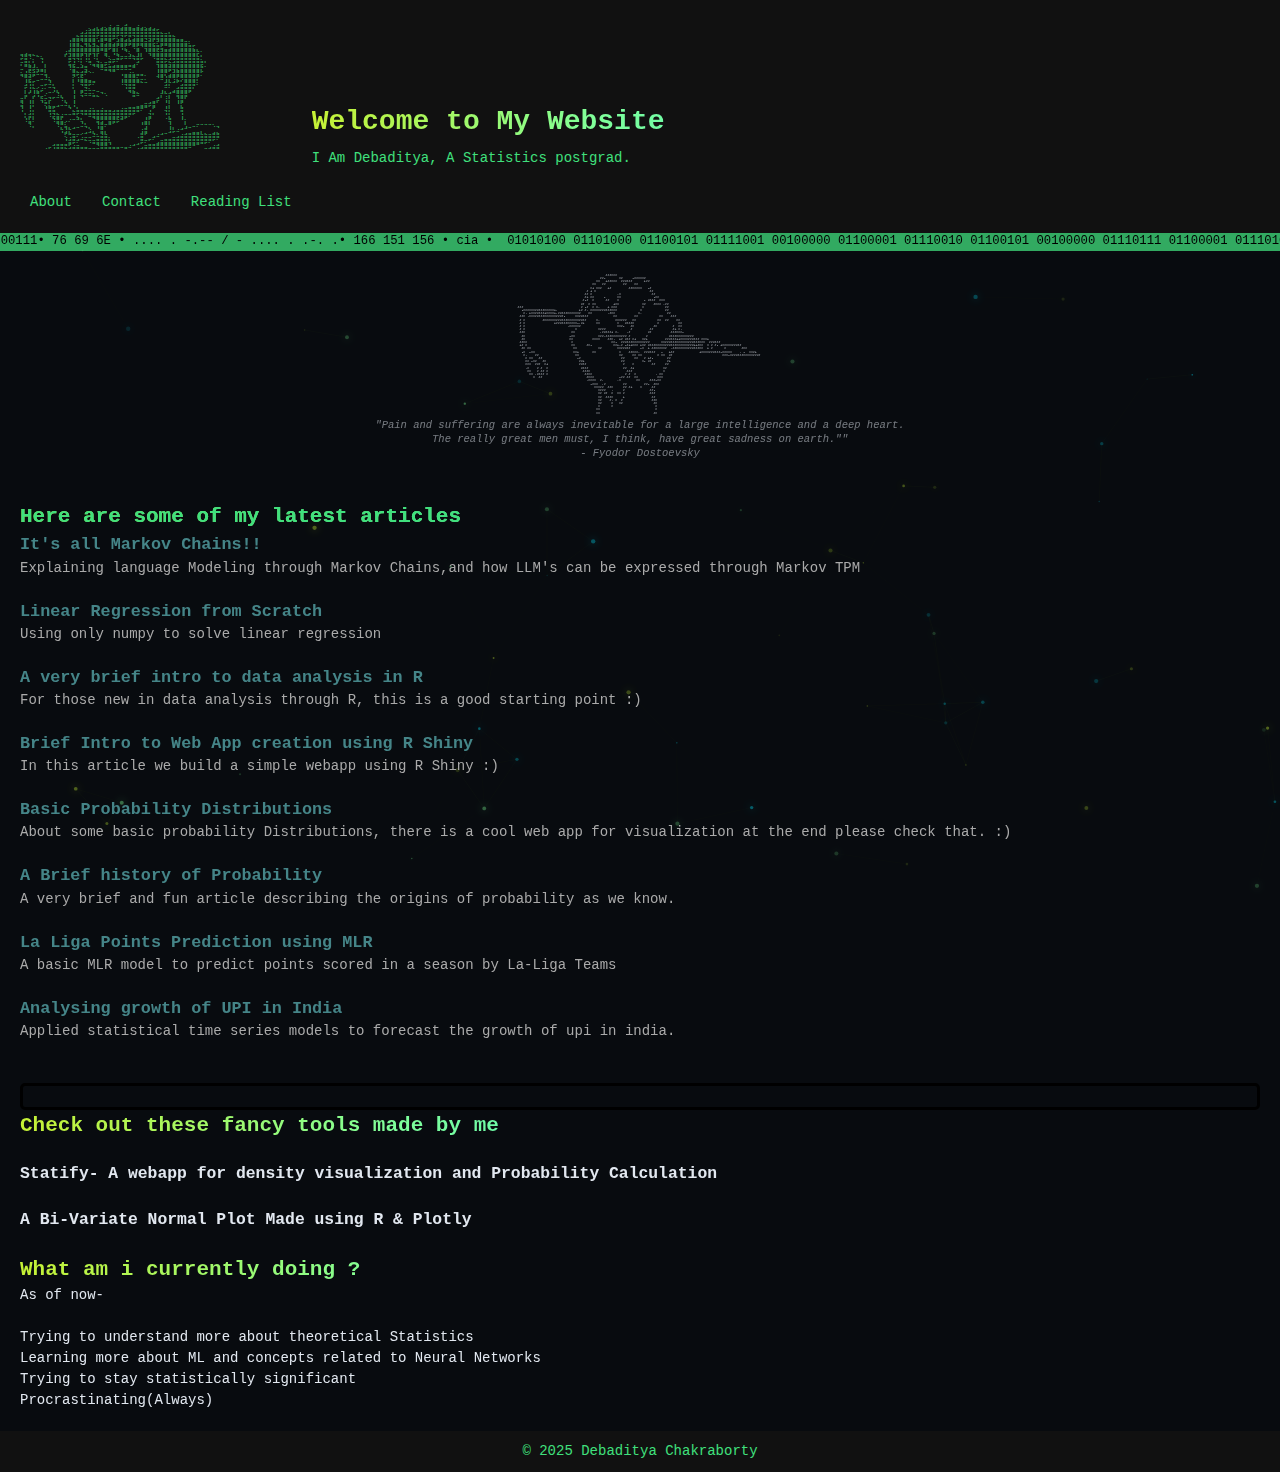
<file: index.html>
<!DOCTYPE html>
<html lang="en">
<head>
    <meta charset="UTF-8">
    <meta name="viewport" content="width=device-width, initial-scale=1.0">
    <title>Welcome</title>
	<link rel="icon" href="pngegg.png" type="image/x-icon">
    <link rel="stylesheet" href="styles.css">


	<style>
    :root{
        --bg:#080b0f; --surface:#0d1117; --card:#111820; --lime:#c6f135; --cyan:#00e5ff; --muted:#4a5568; --text:#e2e8f0; --dim:#8899aa;
    }
    body{background:var(--bg);color:var(--text);}
    /* custom cursor */
    #cursor{position:fixed;width:10px;height:10px;background:var(--lime);border-radius:50%;pointer-events:none;z-index:9999;transform:translate(-50%,-50%);transition:width 0.2s,height 0.2s;mix-blend-mode:difference}
    #cursor-ring{position:fixed;width:36px;height:36px;border:1.5px solid var(--lime);border-radius:50%;pointer-events:none;z-index:9998;transform:translate(-50%,-50%);opacity:0.5;mix-blend-mode:difference;transition:width 0.3s,height 0.3s}
    /* particle background canvas */
    #particle-canvas{position:fixed;top:0;left:0;width:100%;height:100%;z-index:0;pointer-events:none;opacity:0.6}
    /* make main content render above background */
    header, main, footer, nav, section{position:relative;z-index:2}
    /* gradient text utility */
    .gradient-text{background:linear-gradient(90deg,var(--lime),#7fff9a 30%,var(--cyan));-webkit-background-clip:text;background-clip:text;color:transparent}
    /* subtle reveal */
    .reveal{opacity:0;transform:translateY(18px);transition:opacity 0.7s ease,transform 0.7s ease}
    .reveal.visible{opacity:1;transform:none}
    </style>

	<script defer src="scripts.js"></script>
</head>
<body>

<div id="cursor"></div>
<div id="cursor-ring"></div>
<canvas id="particle-canvas"></canvas>

    <header>
	<div class="ascii-art">
            <!-- ASCII art goes here -->
            <pre><pre class="mono" style="font-size: 5.2px; line-height: 5.2px; letter-spacing: unset;">⠀<br>⠀⠀⠀⠀⠀⠀⠀⠀⠀⠀⠀⠀⠀⠀⠀⠀⠀⡀⢀⡄⣠⢄⣴⣠⣶⣠⣾⣤⣀⣴⣠⢄⣠⢀⠀⠀⠀⠀⠀⠀⠀⠀⠀⠀⠀⠀⠀⠀⠀
⠀⠀⠀⠀⠀⠀⠀⠀⠀⠀⠀⠀⠀⠀⠀⣠⣰⣾⣿⣿⣿⣿⣿⣿⣿⣿⣿⣿⣿⣿⣿⣿⣿⣿⣯⣄⣀⡄⠀⠀⠀⠀⠀⠀⠀⠀⠀⠀⠀⠀
⠀⠀⠀⠀⠀⠀⠀⠀⠀⠀⠀⠀⠀⣤⣷⣿⣿⣿⣿⠏⣿⣿⣿⡿⢏⣽⢋⡟⣹⣿⣿⢿⢿⣿⣿⣿⣿⣿⣷⣀⣀⠀⠀⠀⠀⠀⠀⠀⠀⠀
⠀⠀⠀⠀⠀⠀⠀⠀⠀⠀⠀⠀⢸⣿⣿⠙⣿⡟⣿⠘⣿⣩⣿⣠⣾⣿⣿⣿⣿⣿⣿⣶⣿⡧⠞⣿⣿⣿⣿⣿⣿⣶⠆⠀⠀⠀⠀⠀⠀⠀
⠀⠀⠀⠀⠀⠀⠀⠀⠀⠀⠀⠀⢸⣿⣿⣷⣼⣿⣾⣷⣿⣿⡿⣿⡏⢻⣏⠁⠻⣯⠙⢿⣿⣿⣿⣯⣉⣻⣿⣿⣿⣿⣿⣏⡀⠀⠀⠀⠀⠀
⣀⣠⣀⡀⠀⠀⠀⠀⠀⠀⠀⣰⢿⣿⣿⣿⢿⣿⢿⡿⠉⣿⠀⢻⣇⠀⠙⢆⠀⢻⡄⠘⢿⣿⣷⣾⣿⣿⣿⣿⣿⣿⣿⣿⡷⠂⠀⠀⠀⠀
⡽⣿⠹⡉⠓⢦⠀⠀⠀⠀⠀⠃⣾⢿⢿⡏⢸⡇⠸⡇⠀⠙⢆⣀⣽⡶⠶⠾⢷⣾⡧⠀⠈⠻⣿⣿⣟⣻⣿⣿⣿⣿⣿⣿⣷⡃⠀⠀⠀⠀
⡖⣿⣇⢣⠀⠘⡄⠀⠀⠀⠀⠀⣯⡼⠈⢇⠈⠻⣤⣽⣦⡶⠟⢋⣁⣀⣀⣀⣠⠞⠀⠀⠀⠀⢿⣿⣯⢷⣾⣿⣿⣿⣿⣿⣿⡿⠃⠀⠀⠀
⠤⠉⣿⡾⢦⣤⡇⠀⠀⠀⠀⠀⠸⣿⠒⠚⢿⠀⠈⠙⠿⣶⣿⣿⠿⠿⠿⠭⠛⠀⠀⠀⠀⠀⢸⣿⣿⣿⢿⣟⣿⣿⣿⣿⣿⡟⠁⠀⠀⠀
⣦⣼⢷⣾⠯⠭⣧⠀⠀⠀⠀⠀⠀⣿⡷⣾⠟⠑⠂⠀⠀⠀⠈⠉⠀⢠⣤⣴⣦⣤⣤⡀⠀⠀⢸⣿⡟⣡⣾⣿⣿⣿⣿⣿⣿⡋⠀⠀⠀⠀
⠈⢻⡿⠁⣀⠤⠼⣆⠀⠀⠀⠀⠀⡎⢰⣷⣤⣀⠀⠀⠀⠀⠀⠀⠀⢠⣿⣿⣿⣦⠤⠄⠀⠀⠙⠿⢸⡟⠻⣏⡻⣿⣿⣿⡏⠀⠀⠀⠀⠀
⠀⣸⢻⡏⠀⣀⡤⠼⡄⠀⠀⠀⠀⡇⠈⢿⣿⡿⠟⠀⠀⠀⠀⠀⠀⠸⢿⣿⣿⠛⠓⠒⠀⠀⠀⠀⣺⡗⠚⠋⣡⣿⣿⣿⠆⠀⠀⠀⠀⠀
⠀⡏⢸⢳⣎⡴⠂⠉⢹⡄⠀⠀⠀⢣⠀⣤⠽⠦⠤⣀⠀⠀⠀⠀⠀⠀⠘⣿⣟⠀⠀⠀⠀⠀⠀⢠⡉⠁⣠⣾⣿⣿⣿⠃⠀⠀⠀⠀⠀⠀
⠀⣧⠋⣸⢻⣀⠔⠉⠁⠹⡄⠀⠀⢸⠀⢯⠶⠶⣦⣄⠙⠢⠀⠀⠀⠀⠀⠈⣿⠷⠀⠀⠀⠀⠀⡞⢓⡞⠉⣿⣿⣿⠁⠀⠀⠀⠀⠀⠀⠀
⣶⠃⢠⡇⠀⢷⠖⡽⠋⠉⠹⡄⠀⢸⠀⠀⠀⠀⠀⠀⠀⠀⠀⠀⠀⠀⠀⠀⠀⠀⠀⠀⠀⣀⡾⠁⢰⡇⠀⢸⣿⠃⠀⠀⠀⠀⠀⠀⠀⠀
⣽⠀⢸⡇⠀⠈⢟⣇⣀⣠⠤⠽⡄⢸⠀⠀⠀⠀⠀⠀⠀⠀⠀⠀⠀⠀⠀⠀⠀⣀⣤⣶⡾⣿⠁⠀⢈⡇⠀⠘⡏⠀⠀⠀⠀⠀⠀⠀⠀⠀
⢸⠀⢸⡄⠀⠀⠘⣿⣯⠀⠀⠀⠙⣄⣧⣤⣤⣴⣦⣤⣴⣤⣤⣠⣤⣴⣶⣿⣿⣿⠟⠉⢠⠋⠀⠀⢼⡇⠀⠀⣿⠀⠀⠀⠀⠀⠀⠀⠀⠀
⠀⡇⣾⡇⠀⠀⠀⠸⡽⣷⣴⠒⠒⠛⣏⠙⠛⠿⣿⣿⣿⣿⣿⣿⣿⢿⣿⠟⠋⠀⠀⢀⣽⠃⠀⠀⠘⡇⠀⠀⢸⠀⠀⠀⠀⠀⠀⠀⠀⠀
⠀⠸⣧⠇⠀⠀⠀⠀⠹⣿⣧⡠⠔⠒⠚⢧⠀⠀⠈⣿⣻⠛⣿⣿⡷⠛⠁⠀⠀⠀⢀⣼⡏⠀⠀⠀⠈⢿⠀⠀⠘⡆⠀⠀⠀⠀⠀⠀⠀⠀
⠀⠀⠹⡄⠀⠀⠀⠀⠀⠹⡛⣦⡀⢀⣀⠬⢧⡀⠀⢸⣿⠖⠛⠁⠀⠀⠀⠀⠀⠀⠘⢻⠃⠀⠀⠀⠀⢸⡀⠀⠀⢣⣀⠤⠖⠒⠒⠒⠢⢤
⠀⠀⠀⠀⠀⠀⠀⠀⠀⠀⢳⣸⡗⠉⠀⠀⢀⣱⡄⠈⣿⡄⠀⠀⠀⠀⠀⠀⠀⠀⢰⣿⠀⠀⠀⠀⠀⣸⡧⠴⠚⠉⠀⣀⣀⡄⠀⠀⢀⡀
⠀⠀⠀⠀⠀⠀⠀⠀⠀⠀⠀⢏⢛⣶⠖⢊⣉⣀⠽⠦⣽⣷⡀⠀⠀⠀⠀⠀⠀⢀⣿⠋⠀⣠⠴⠚⠉⠀⣀⣠⣴⣾⣿⣿⣿⣷⣷⣶⣿⣿
⠀⠀⠀⠀⠀⠀⠀⠀⠀⠀⠀⠘⣾⡿⠞⠉⠓⠲⣶⣿⣿⣿⢧⠀⠀⠀⠀⠀⠀⢀⡿⠖⠋⠁⣠⣶⣿⣿⣿⣿⣿⣿⣿⣿⣿⣿⡿⠟⠋⠁
⠀⠀⠀⠀⠀⠀⢀⡤⢺⣿⣿⣟⣫⣴⣶⣤⣤⣀⣀⣙⣿⣿⣬⣤⣤⠤⣤⠴⠚⢉⣠⣶⣿⣿⣿⣿⣿⣿⣿⣿⣿⣿⠿⠛⠉⠀⣀⣠⣴⣾</pre>
            </pre>
            <!-- End of ASCII art -->
			
        <nav>
            <ul>
                <li><a href="about.html">About</a></li>
                <li><a href="contact.html">Contact</a></li>
				<li><a href="reading.html">Reading List</a></li>
            </ul>
        </nav>
        </div>
        <div class="header-content">
		<br><br>
        <h1>Welcome to My Website</h1>
		<p>  I Am Debaditya, A Statistics postgrad.</p>
    </header>
	<div class="max-w-full text-sm bg-[#40e07d]/75 text-black">
				<div class="min-w-0 max-w-full">
				<div class="marquee" style="position:relative;width:100%;overflow:hidden;--marquee-play:running">
				<div class="marquee__items" style="display: inline-block; white-space: nowrap; transform: translate3d(-1080px, 0px, 0px); animation-name: marqueeScroll; animation-duration: 64.5s; animation-timing-function: linear; animation-iteration-count: infinite; animation-play-state: var(--marquee-play);">
				<div class="marquee__item" style="position:relative;display:inline-block;margin-right:1rem">01010100 01101000 01100101 01111001 00100000 01100001 01110010 01100101 00100000 01110111 01100001 01110100 01100011 01101000 01101001 01101110 01100111• 76 69 6E • .... . -.-- / - .... . .-. .• 166 151 156 • cia • 
				</div><div class="marquee__item" style="position: relative; display: inline-block; margin-right: 1rem;">01010100 01101000 01100101 01111001 00100000 01100001 01110010 01100101 00100000 01110111 01100001 01110100 01100011 01101000 01101001 01101110 01100111• 76 69 6E • .... . -.-- / - .... . .-. .• 166 151 156 • lol • </div>
				<div class="marquee__item" style="position: relative; display: inline-block; margin-right: 1rem;">01110110 01101001 01101110 • 76 69 6E • .... . -.-- / - .... . .-. .• 166 151 156 • he he he • </div>
				<div class="marquee__item" style="position: relative; display: inline-block; margin-right: 1rem;">01110110 01101001 01101110 • 76 69 6E • .... . -.-- / - .... . .-. .• 166 151 156 • Umm idk • </div>
				</div></div></div></div>
	<main>
        <p>  <pre class="mono" style="font-size: 3.2px; line-height: 3.2px; letter-spacing: unset;"> <center>                                              ######                                                                            
                                           ##-       ##     -######                                                             
                                         ##   +#####  ######      +##                                                           
                                       ##   ##         ##    ##                                                                 
                                      #+ ###   +#         #######   -#                                                          
                                    # + #                            ##                                                         
                                   ## #             .#                ##                                                        
                                   #+ ##     -      ##                 -##                                                      
                                  #-#  #      ##    #             - ####  ###                                                   
                                 ##  # ##         +##            ##    #### .##                                                 
###                              # -#  # #.    + ###             #           ##                                                 
  -################+.           +# #. ##############            #            ##                                                 
   #. +#######+####+.############    ##        .###            #.             ##                                                
 ### .##################-     #######             ##         ##           ##    ###                                             
 # #         #######################     #.        ######   ##           ##  ##    ##                                           
 # #               +###########-.#+      ##         #   #####            #          ##                                          
 # #                      .######                   ###-   ##          ##        #  ##                                          
 # #                          #           ####             #         ##          #+ #.                                          
 ###                        ##             .#####+ #.    .#         ##          ######-                                         
  ##                       -##            ###.########### #        #           #############                                    
  ##                       ##          ####    ###.  +# ### #+   ##+         ######++########## ###+                            
 ####                       #                    ##-  ###############      #######################  ######                      
 +# #                       ##      ##-           ##+.# -#++### +## ########################++###  # # #- +##########           
  ## ##                      ##           ##        #######     -#  + ########  .################  + #      #        ###        
  -#  -##                    ##+       ##            #    #####.  ######   -   +##             +##########-#####    . -  ###+   
   #.    ##                   ##                     ##     ## ##        # ##  ##                          ###-################ 
    # ##   ##                  -#                     ##     ##   # +#-       ##                                                
    ## -##   ##                 ##+                   ##         #- ##        #+                                                
    ###  ###  #+                ####                   #    #         ##     ##                                                 
    .#    # #  #                 ####                  ##  #+               ##                                                  
     ##   # ## #                  ####                   ###                #                                                   
      ## .#### #                   ####                 # #  #          . ##                                                    
        #  ##                       ####             -## ##  ##          ###                                                    
                                    .####  #.       .#        ##     ###-##                                                     
                                      -###  .#         ##         ##-  ###                                                      
                                        #####  ###     ## #+    #     ##                                                        
                                          ####   .     #             ##-                                                        
                                          ## ##  #  ## #             ###                                                        
                                          ##  ####     +              ##                                                        
                                          ##    #. #  #               ###                                                       
                                          ##     #   ##                ##                                                       
                                          #      #                      #                                                       
                                         ##                             #                                                       
                                         ##                            ##                                                       
										 </pre> </center> </p>
										 
		<center>
		<p class="opacity-50 italic text-xs">"<!-- -->Pain and suffering are always inevitable for a large intelligence and a deep heart.<br> 
		The really great men must, I think, have great sadness on earth."<!-- -->" <br> - Fyodor Dostoevsky </center></div><br>
	<section id="latest-articles">
            <h2>Here are some of my latest articles</h2>
            <div class="article">
			<h3><a href="LLM_Markov.html"><span class='my-class'>It's all Markov Chains!!</a></h3></span>
			<p>Explaining language Modeling through Markov Chains,and how LLM's can be expressed through Markov TPM</p>
            </div>
            <div class="article">
			<h3><a href="Lreg_SC.html"><span class='my-class'>Linear Regression from Scratch</a></h3></span>
			<p>Using only numpy to solve linear regression</p>
            </div>
			<div class="article">
			<h3><a href="R_Datasets.html" color=#aaa ><span class='my-class'>A very brief intro to data analysis in R</a></h3></span>
			<p>For those new in data analysis through R, this is a good starting point :) </p>
            </div>
			<div class="article">
			<h3><a href="RShiny_Lect.html" color=#aaa ><span class='my-class'>Brief Intro to Web App creation using R Shiny</a></h3></span>
			<p>In this article we build a simple webapp using R Shiny :) </p>
            </div>			
			<div class="article">
			<h3><a href="Prob_dist.html" color=#aaa ><span class='my-class'>Basic Probability Distributions</a></h3></span>
			<p>About some basic probability Distributions, there is a cool web app for visualization at the end please check that. :) </p>
            </div>
			<div class="article">
			<h3><a href="Prob_time.html" color=#aaa ><span class='my-class'>A Brief history of Probability</a></h3></span>
			<p>A very brief  and fun article describing the origins of probability as we know. </p>
            </div>
			<div class="article">
			<h3><a href="La_Liga_Pred.html"><span class='my-class'>La Liga Points Prediction using MLR</a></h3></span>
			<p>A basic MLR model to predict points scored in a season by La-Liga Teams</p>
            </div>
			 <div class="article">
			<h3><a href="Upi_Growth.html"><span class='my-class'>Analysing growth of UPI in India</a></h3></span>
			<p>Applied statistical time series models to forecast the growth of upi in india.</p>
            </div>
			<br>
        </section>
	<div id="scroll-container">
	<div id="scroll-text">
	<p><b>No More articles</b></p>
	</div>
	</div>
		<section id ="Tools">
		<h2>Check out these fancy tools made by me</h2>
			<br>
			<h3><a href="https://piesquared.shinyapps.io/Statify/"><span class='my-class'>Statify- A webapp for density visualization and Probability Calculation</a></h3></span>
			<br>
			<h3><a href="BVN_PLOTLY.html"><span class='my-class'>A Bi-Variate Normal Plot Made using R & Plotly</a></h3></span>
			<br>

		</section>
	<section id="current-work">
            <h2> What am i currently doing ? </h2>
			<p>As of now-</p><br>
	<ul>
	<li>Trying to understand more about theoretical Statistics</li>
	<li>Learning more about ML and concepts related to Neural Networks</li>
	<li>Trying to stay statistically significant</li>
	<li>Procrastinating(Always)</li>
	</ul>
		
		</section>
    </main>
    <footer>
        <p>&copy; 2025 Debaditya Chakraborty</p>
    </footer>
        <script src="scripts.js" defer></script>

        <script>
        (function(){
            /* CUSTOM CURSOR */
            const cur=document.getElementById('cursor'), ring=document.getElementById('cursor-ring');
            let mx=-100,my=-100,rx=-100,ry=-100;
            document.addEventListener('mousemove',e=>{mx=e.clientX; my=e.clientY;});
            (function loop(){ cur.style.left=mx+'px'; cur.style.top=my+'px'; rx+=(mx-rx)*0.12; ry+=(my-ry)*0.12; ring.style.left=rx+'px'; ring.style.top=ry+'px'; requestAnimationFrame(loop);})();
            document.querySelectorAll('a,button').forEach(el=>{ el.addEventListener('mouseenter',()=>{cur.style.width='16px';cur.style.height='16px';ring.style.width='56px';ring.style.height='56px';}); el.addEventListener('mouseleave',()=>{cur.style.width='10px';cur.style.height='10px';ring.style.width='36px';ring.style.height='36px';}); });

            /* PARTICLES BACKGROUND */
            (function(){
                const c=document.getElementById('particle-canvas'); if(!c) return; const ctx=c.getContext('2d');
                let W=window.innerWidth,H=window.innerHeight; c.width=W; c.height=H;
                const N=80; const particles=[];
                function resize(){W=window.innerWidth;H=window.innerHeight;c.width=W;c.height=H}
                window.addEventListener('resize',resize);
                for(let i=0;i<N;i++) particles.push({x:Math.random()*W,y:Math.random()*H,vx:(Math.random()-0.5)*0.6,vy:(Math.random()-0.5)*0.6,r:Math.random()*1.6+0.6,alpha:Math.random()*0.5+0.15,col:Math.random()>0.6?'#c6f135':Math.random()>0.5?'#00e5ff':'#7fff9a'});
                (function draw(){ ctx.clearRect(0,0,W,H); for(let i=0;i<N;i++){ for(let j=i+1;j<N;j++){ const dx=particles[i].x-particles[j].x, dy=particles[i].y-particles[j].y; const d=Math.hypot(dx,dy); if(d<140){ ctx.beginPath(); ctx.moveTo(particles[i].x,particles[i].y); ctx.lineTo(particles[j].x,particles[j].y); ctx.strokeStyle=`rgba(198,241,53,${0.08*(1-d/140)})`; ctx.lineWidth=0.6; ctx.stroke(); } } }
                    particles.forEach(p=>{ ctx.beginPath(); ctx.arc(p.x,p.y,p.r,0,Math.PI*2); ctx.fillStyle=p.col; ctx.globalAlpha=p.alpha; ctx.shadowBlur=8; ctx.shadowColor=p.col; ctx.fill(); ctx.shadowBlur=0; ctx.globalAlpha=1; p.x+=p.vx; p.y+=p.vy; if(p.x<0)p.x=W; if(p.x>W)p.x=0; if(p.y<0)p.y=H; if(p.y>H)p.y=0; }); requestAnimationFrame(draw); })();
            })();

            /* APPLY GRADIENT TO HEADINGS (non-destructive) */
            document.addEventListener('DOMContentLoaded',()=>{ document.querySelectorAll('h1,h2').forEach(h=>h.classList.add('gradient-text')); });

            /* SIMPLE REVEAL FOR ELEMENTS WITH .reveal */
            const obs=new IntersectionObserver(entries=>{ entries.forEach(en=>{ if(en.isIntersecting){ en.target.classList.add('visible'); } }); },{threshold:0.12});
            document.querySelectorAll('.reveal').forEach(el=>obs.observe(el));
        })();
        </script>
</body>
</file>
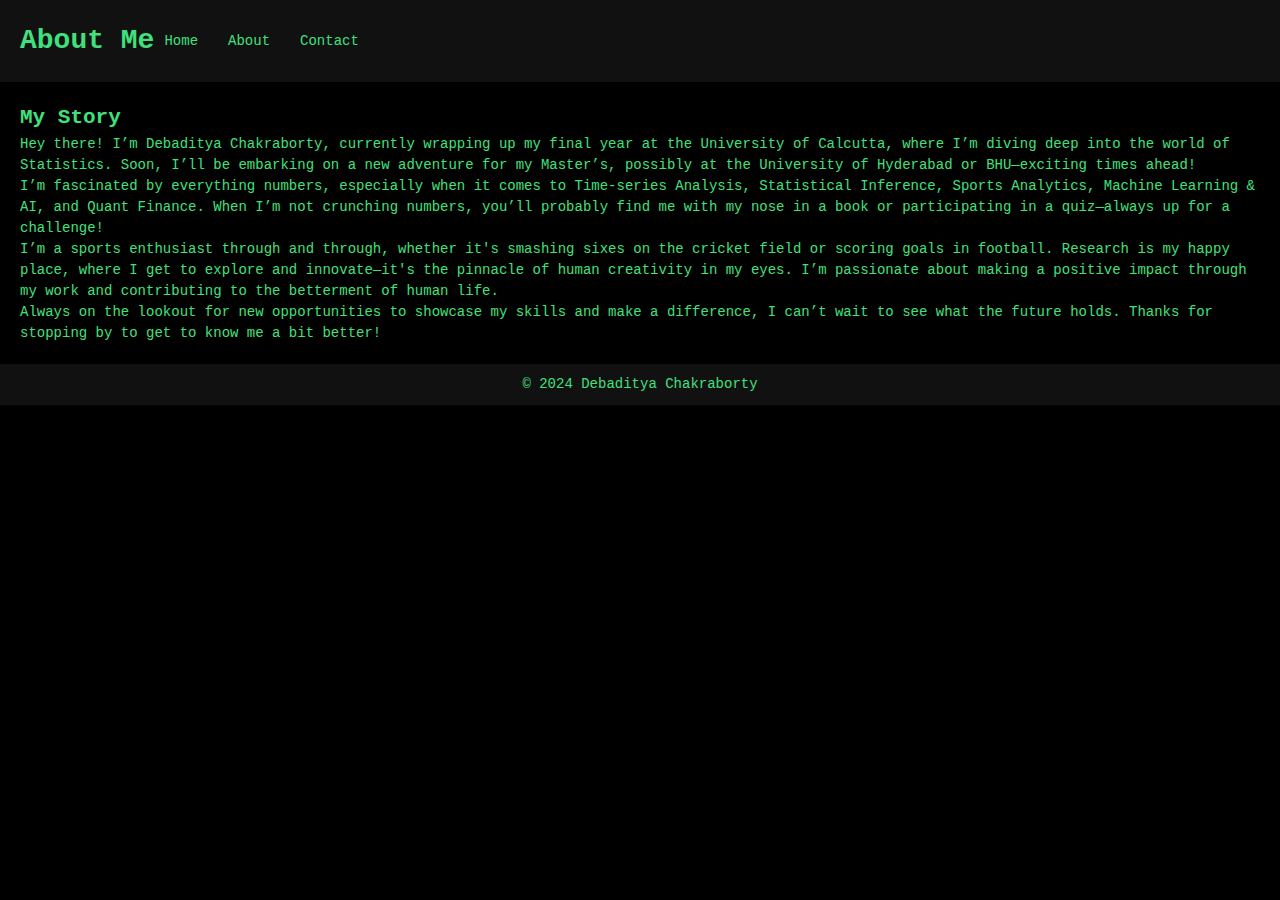
<file: about.html>
<!DOCTYPE html>
<html lang="en">
<head>
    <meta charset="UTF-8">
    <meta name="viewport" content="width=device-width, initial-scale=1.0">
    <title>About Me</title>
    <link rel="stylesheet" href="styles.css">
</head>
<body>
    <header>
        <h1>About Me</h1>
        <nav>
            <ul>
                <li><a href="index.html">Home</a></li>
                <li><a href="about.html">About</a></li>
                <li><a href="contact.html">Contact</a></li>
            </ul>
        </nav>
    </header>
    <main>
        <h2>My Story</h2>
		<p>Hey there! I’m Debaditya Chakraborty, currently wrapping up my final year at the University of Calcutta, where I’m diving deep into the world of Statistics. Soon, I’ll be embarking on a new adventure for my Master’s, possibly at the University of Hyderabad or BHU—exciting times ahead!</p>
        <p>I’m fascinated by everything numbers, especially when it comes to Time-series Analysis, Statistical Inference, Sports Analytics, Machine Learning & AI, and Quant Finance. When I’m not crunching numbers, you’ll probably find me with my nose in a book or participating in a quiz—always up for a challenge!</p>
        <p>I’m a sports enthusiast through and through, whether it's smashing sixes on the cricket field or scoring goals in football. Research is my happy place, where I get to explore and innovate—it's the pinnacle of human creativity in my eyes. I’m passionate about making a positive impact through my work and contributing to the betterment of human life.</p>
        <p>Always on the lookout for new opportunities to showcase my skills and make a difference, I can’t wait to see what the future holds. Thanks for stopping by to get to know me a bit better!</p>
		
		</p>
    </main>
    <footer>
        <p>&copy; 2024 Debaditya Chakraborty</p>
    </footer>
</body>
</html>
</file>
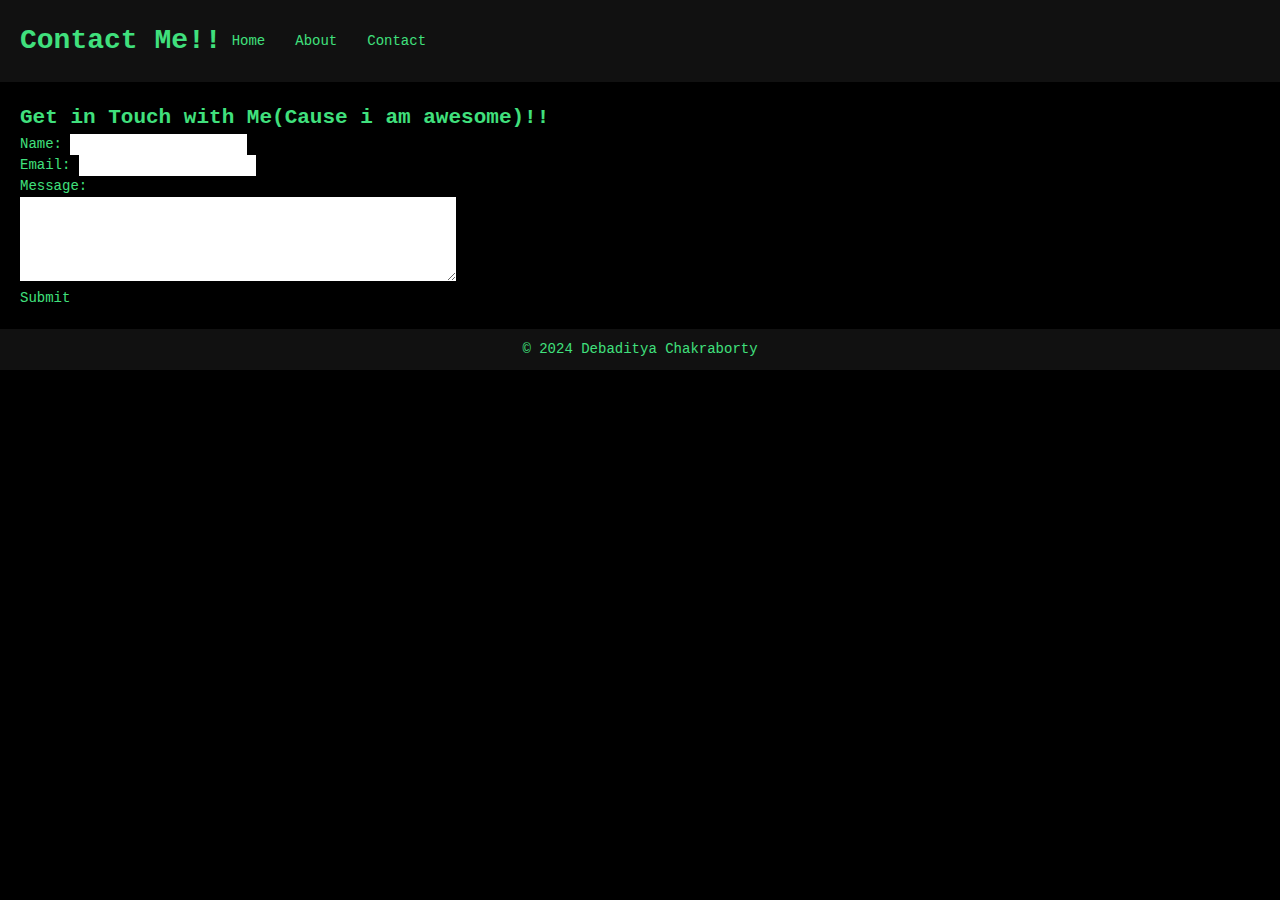
<file: contact.html>
<!DOCTYPE html>
<html lang="en">
<head>
    <meta charset="UTF-8">
    <meta name="viewport" content="width=device-width, initial-scale=1.0">
    <title>Contact Us</title>
    <link rel="stylesheet" href="styles.css">
</head>
<body>
    <header>
        <h1>Contact Me!!</h1>
        <nav>
            <ul>
                <li><a href="index.html">Home</a></li>
                <li><a href="about.html">About</a></li>
                <li><a href="contact.html">Contact</a></li>
            </ul>
        </nav>
    </header>
    <main>
        <h2>Get in Touch with Me(Cause i am awesome)!!</h2>
        <form>
            <label for="Debaditya Chakraborty">Name:</label>
            <input type="text" id="name" name="name" required><br>
            <label for="email">Email:</label>
            <input type="email" id="email" name="email" required><br>
            <label for="message">Message:</label><br>
            <textarea id="message" name="message" rows="4" cols="50" required></textarea><br>
            <input type="submit" value="Submit">
        </form>
    </main>
    <footer>
        <p>&copy; 2024 Debaditya Chakraborty</p>
    </footer>
</body>
</html>
</file>
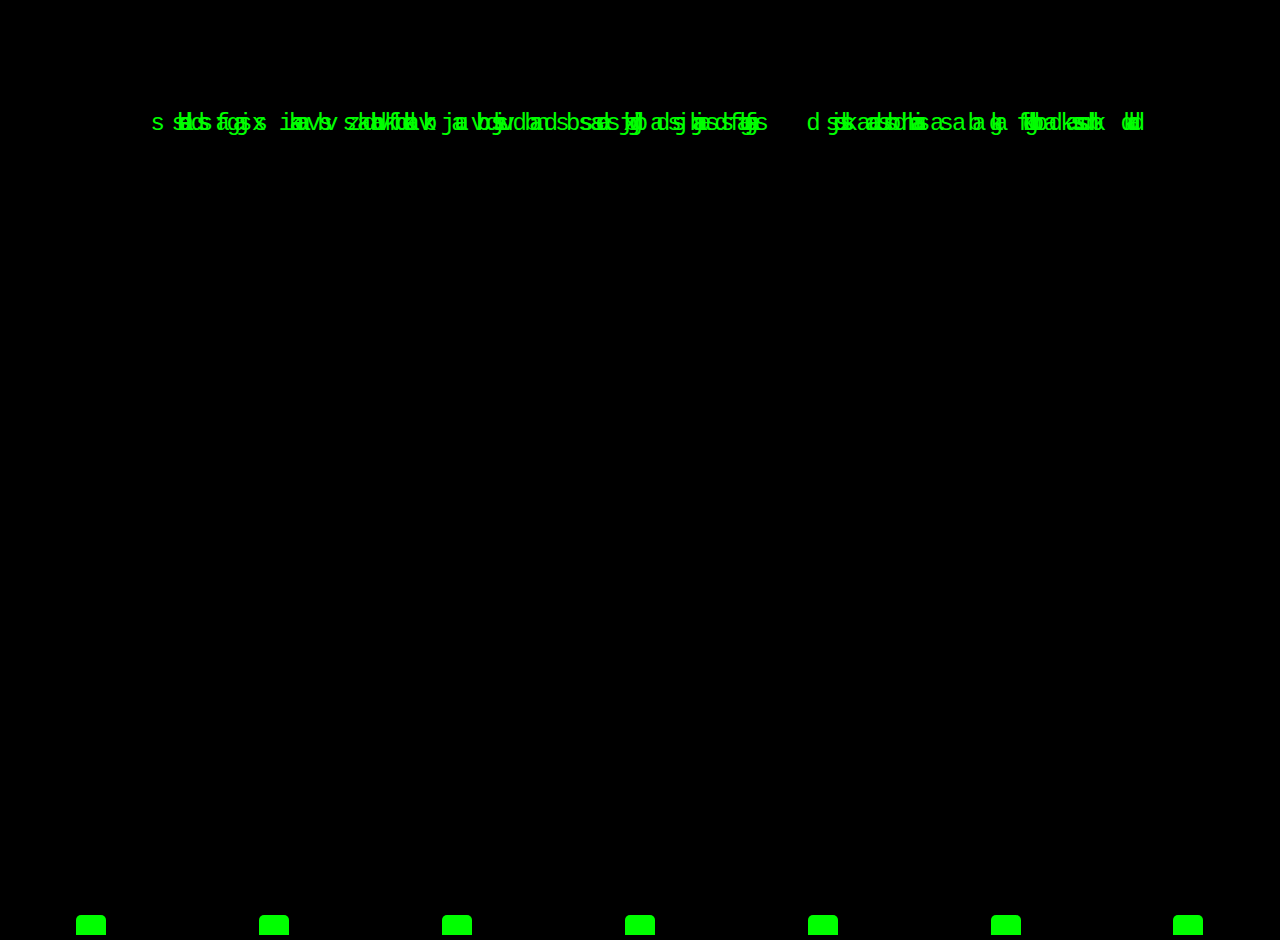
<file: Doc.html>
<!DOCTYPE html>
<html lang="en">
<head>
    <meta charset="UTF-8">
    <meta name="viewport" content="width=device-width, initial-scale=1.0">
    <title>Galton Board Effect</title>
    <style>
        body {
            font-family: 'Courier New', Courier, monospace;
            background-color: #000;
            color: #0f0;
            margin: 0;
            padding: 20px;
            overflow: hidden;
            height: 100vh;
            display: flex;
            justify-content: center;
            align-items: flex-start;
            position: relative;
        }

        .container {
            width: 80%;
            text-align: center;
            position: relative;
            margin: 0 auto;
            top: 10%;
        }

        .falling-char {
            position: absolute;
            font-size: 24px;
            animation: fall 2s ease-in forwards;
        }

        @keyframes fall {
            0% {
                transform: translateY(0);
                opacity: 0;
            }
            20% {
                opacity: 1;
            }
            100% {
                transform: translateY(calc(100vh - 60px));
                opacity: 1;
            }
        }

        .normal-distribution {
            display: flex;
            justify-content: space-around;
            position: absolute;
            bottom: 0;
            width: 100%;
        }

        .bucket {
            width: 30px;
            height: 20px;
            background-color: #0f0;
            margin: 5px;
            border-radius: 5px 5px 0 0;
            position: relative;
        }

        .bucket span {
            position: absolute;
            top: -30px;
            font-size: 18px;
        }
    </style>
</head>
<body>
    <div class="container" id="textContainer">
        <!-- The paragraph that will be turned into falling characters -->
        <p id="text">fugvhgvvbdsbjbzxxkb   sabdas dknas jdsakd sahdbas sadvabs a duasbdbas dasdasdasbsafak dbasdiasdkjasbdasbdjasasasas askdnk asbdkjhasiuhaskjfgasdkasvasbfjgfkjasgdasdvasbasdbasj dsad.</p>
    </div>

    <!-- Normal distribution buckets -->
    <div class="normal-distribution" id="buckets">
        <div class="bucket" data-bucket="1"><span></span></div>
        <div class="bucket" data-bucket="2"><span></span></div>
        <div class="bucket" data-bucket="3"><span></span></div>
        <div class="bucket" data-bucket="4"><span></span></div>
        <div class="bucket" data-bucket="5"><span></span></div>
        <div class="bucket" data-bucket="6"><span></span></div>
        <div class="bucket" data-bucket="7"><span></span></div>
    </div>

    <script>
        document.addEventListener('DOMContentLoaded', function () {
            const textContainer = document.getElementById('textContainer');
            const textElement = document.getElementById('text');
            const buckets = document.querySelectorAll('.bucket span');

            const text = textElement.innerText;
            textElement.style.display = 'none';

            // Randomly distribute the characters into buckets
            text.split('').forEach((char, index) => {
                const fallingChar = document.createElement('span');
                fallingChar.innerText = char;
                fallingChar.className = 'falling-char';
                fallingChar.style.left = `${Math.random() * 100}%`;
                fallingChar.style.animationDelay = `${index * 0.1}s`;
                
                // Randomly assign a bucket based on a normal distribution
                const random = Math.floor(Math.random() * 7) + 1;
                fallingChar.dataset.bucket = random;

                // Append the character to the container
                textContainer.appendChild(fallingChar);

                // After animation ends, move the character to the bucket
                fallingChar.addEventListener('animationend', function () {
                    buckets[random - 1].innerText += char;
                });
            });
        });
    </script>
</body>
</html>
</file>
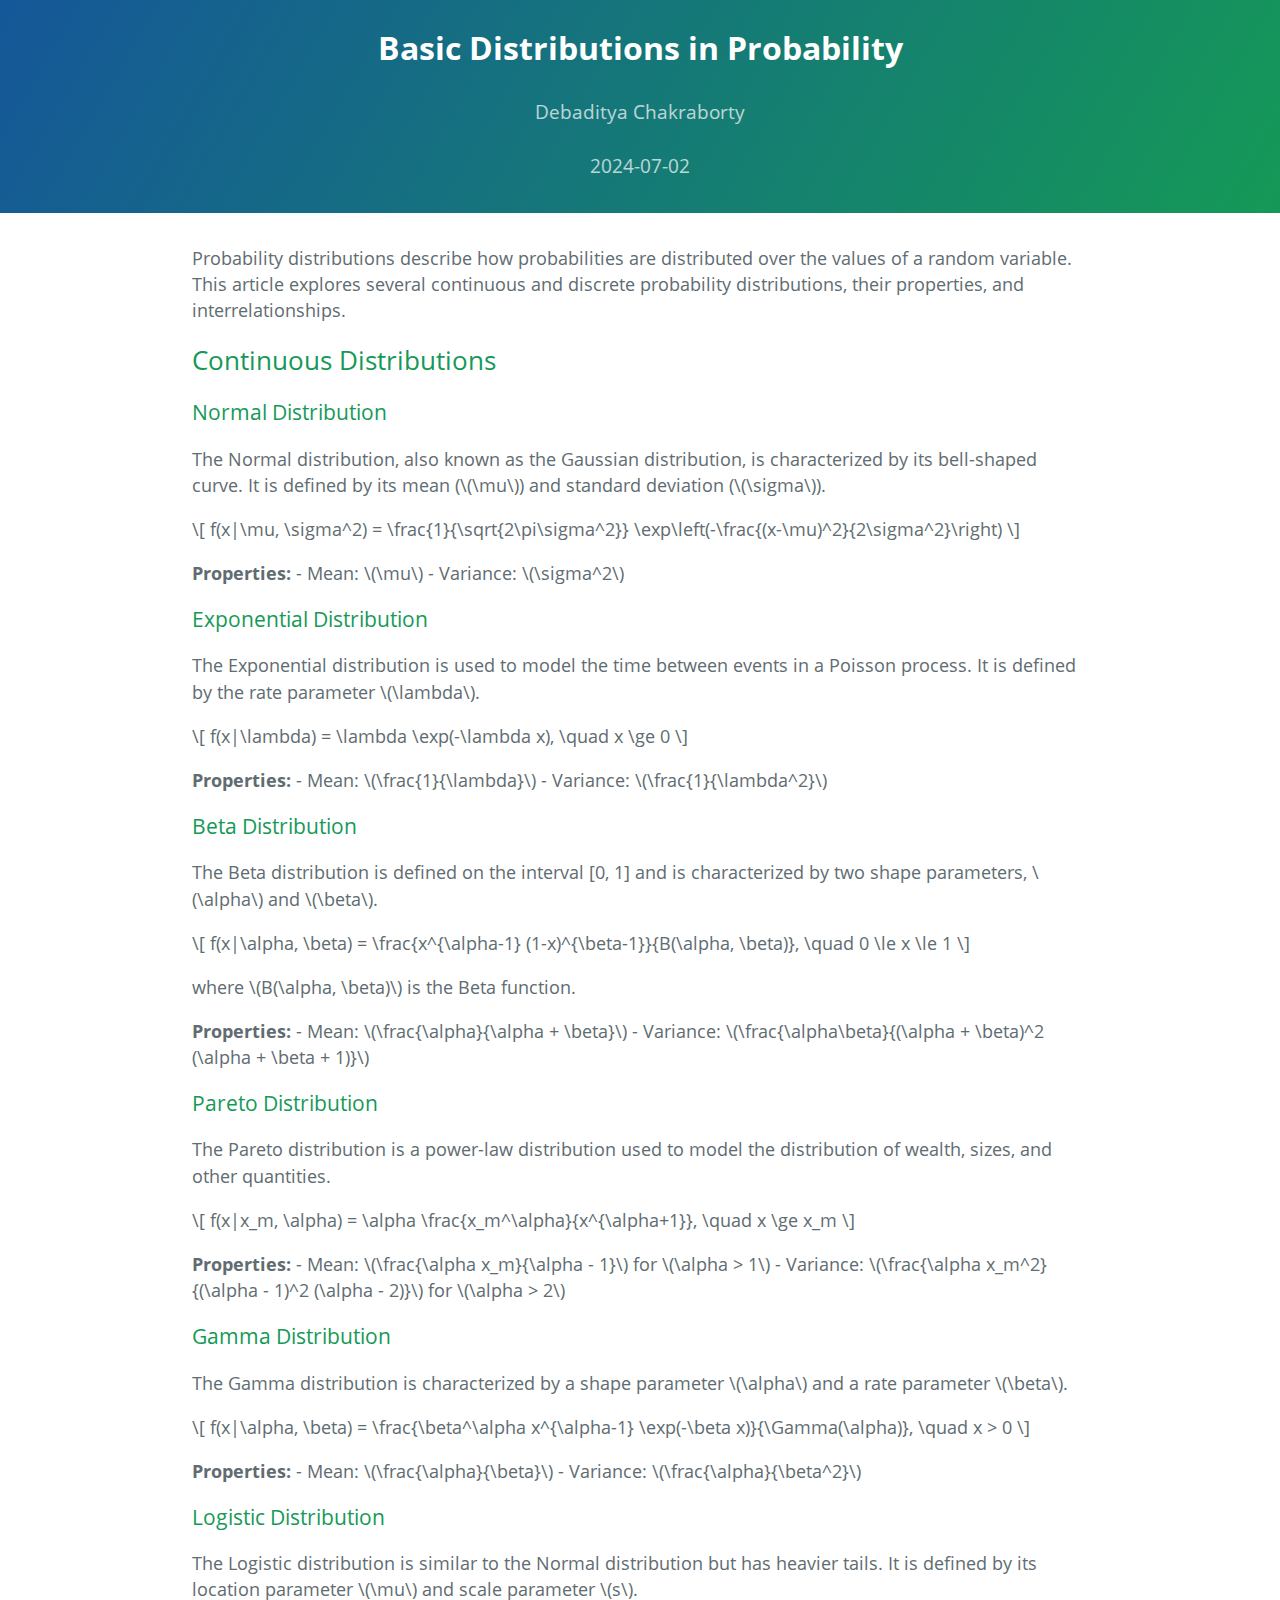
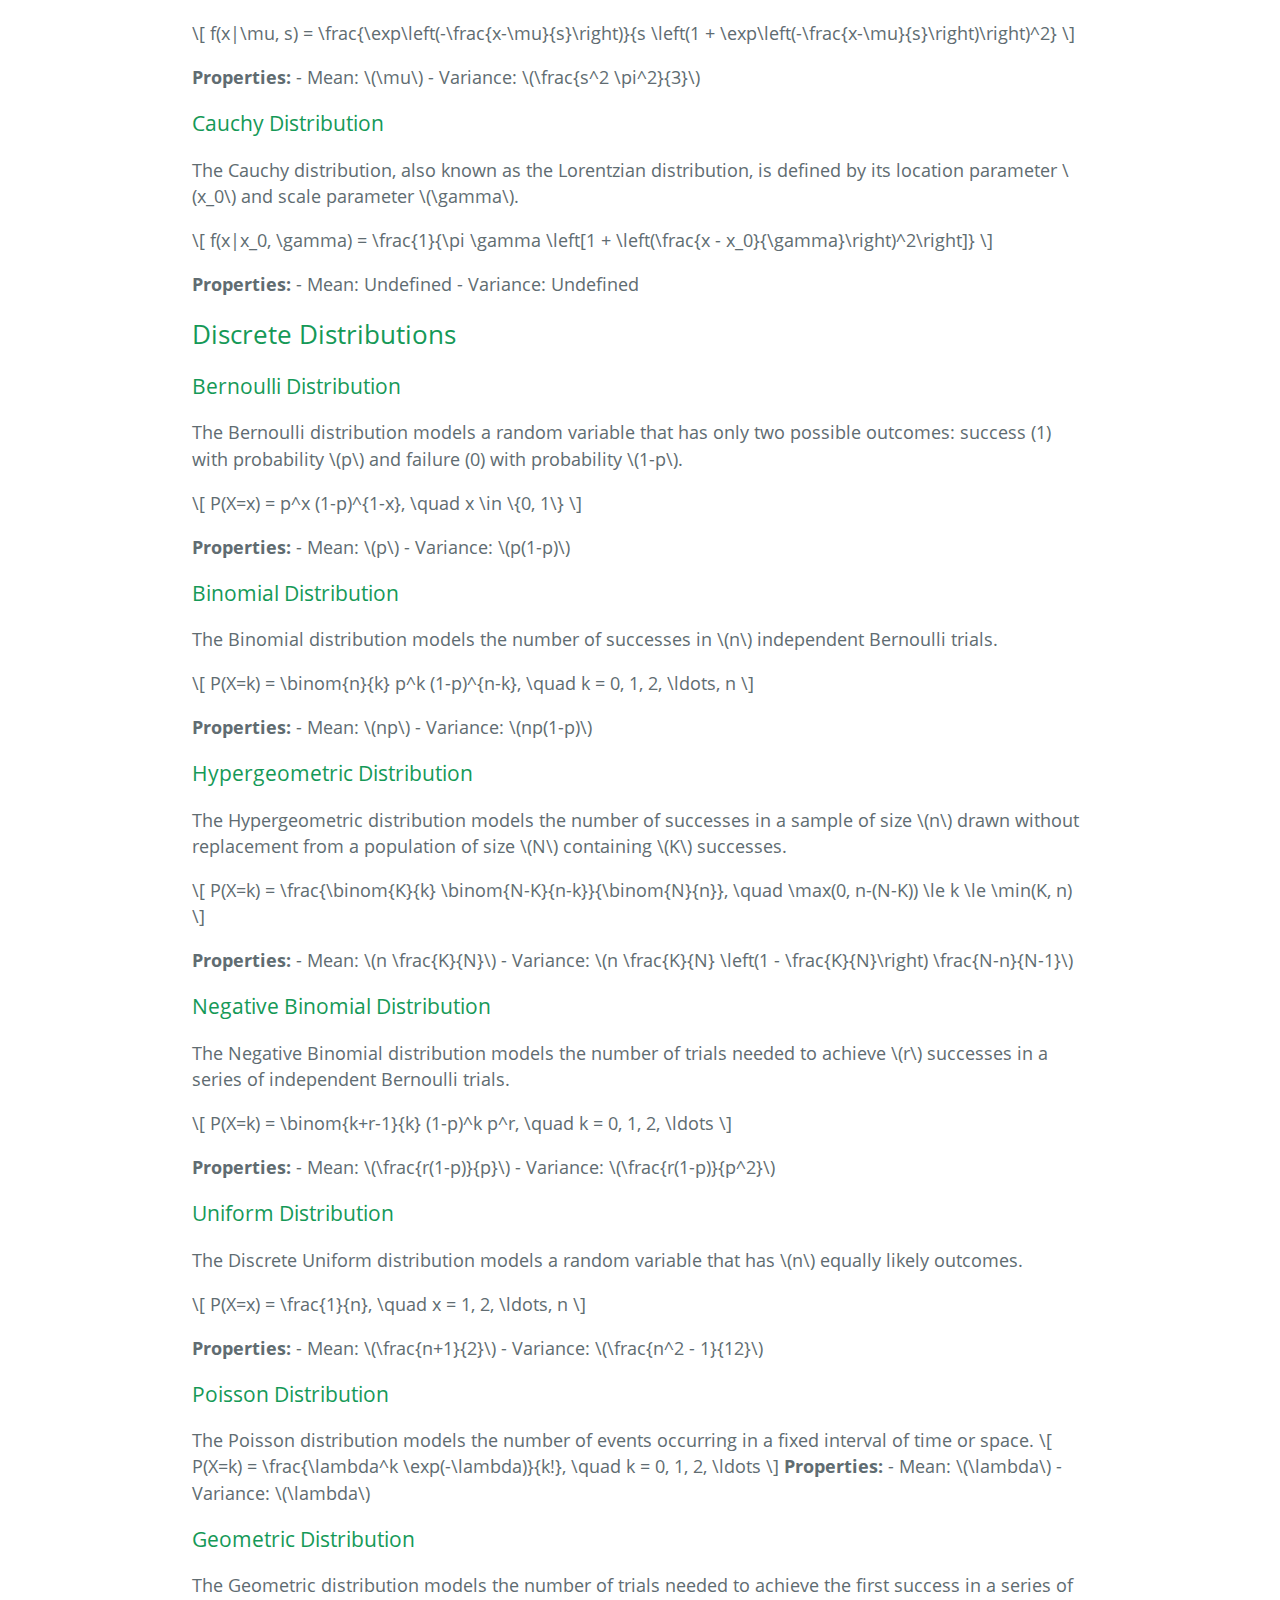
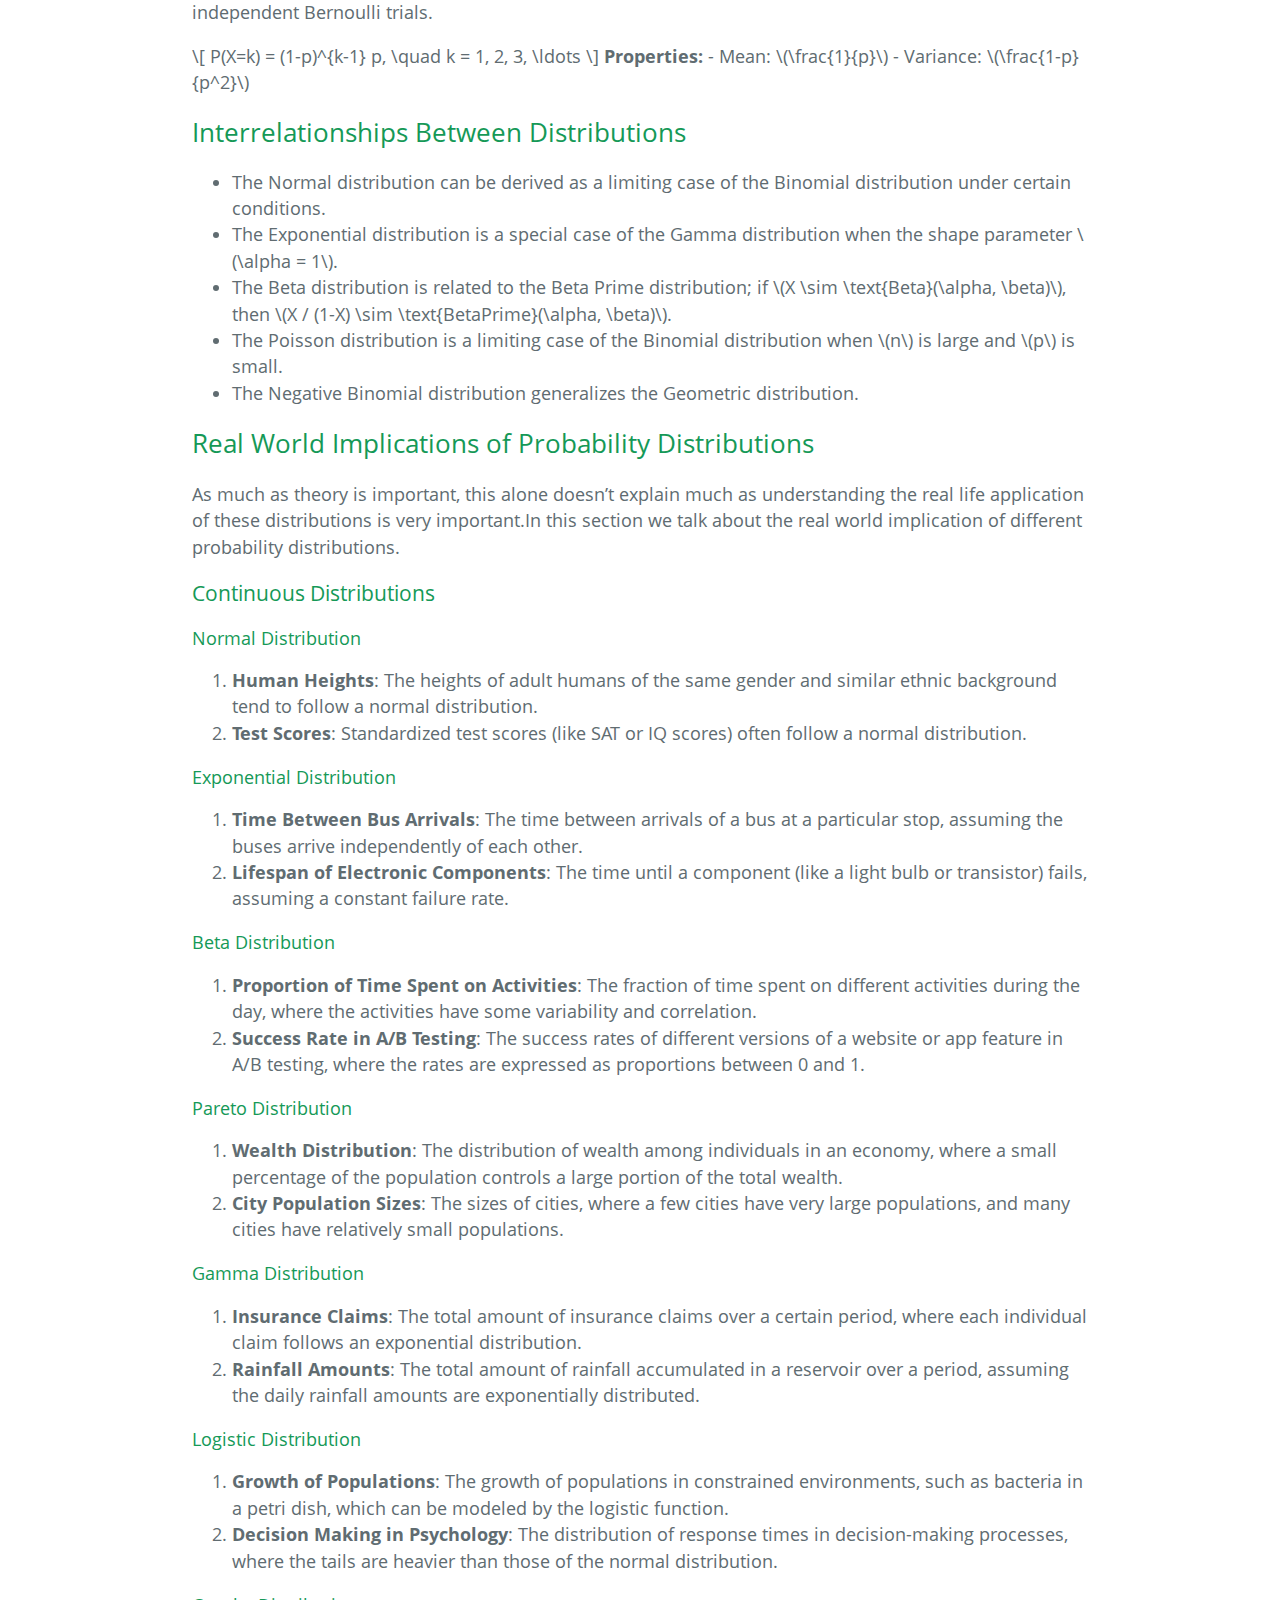
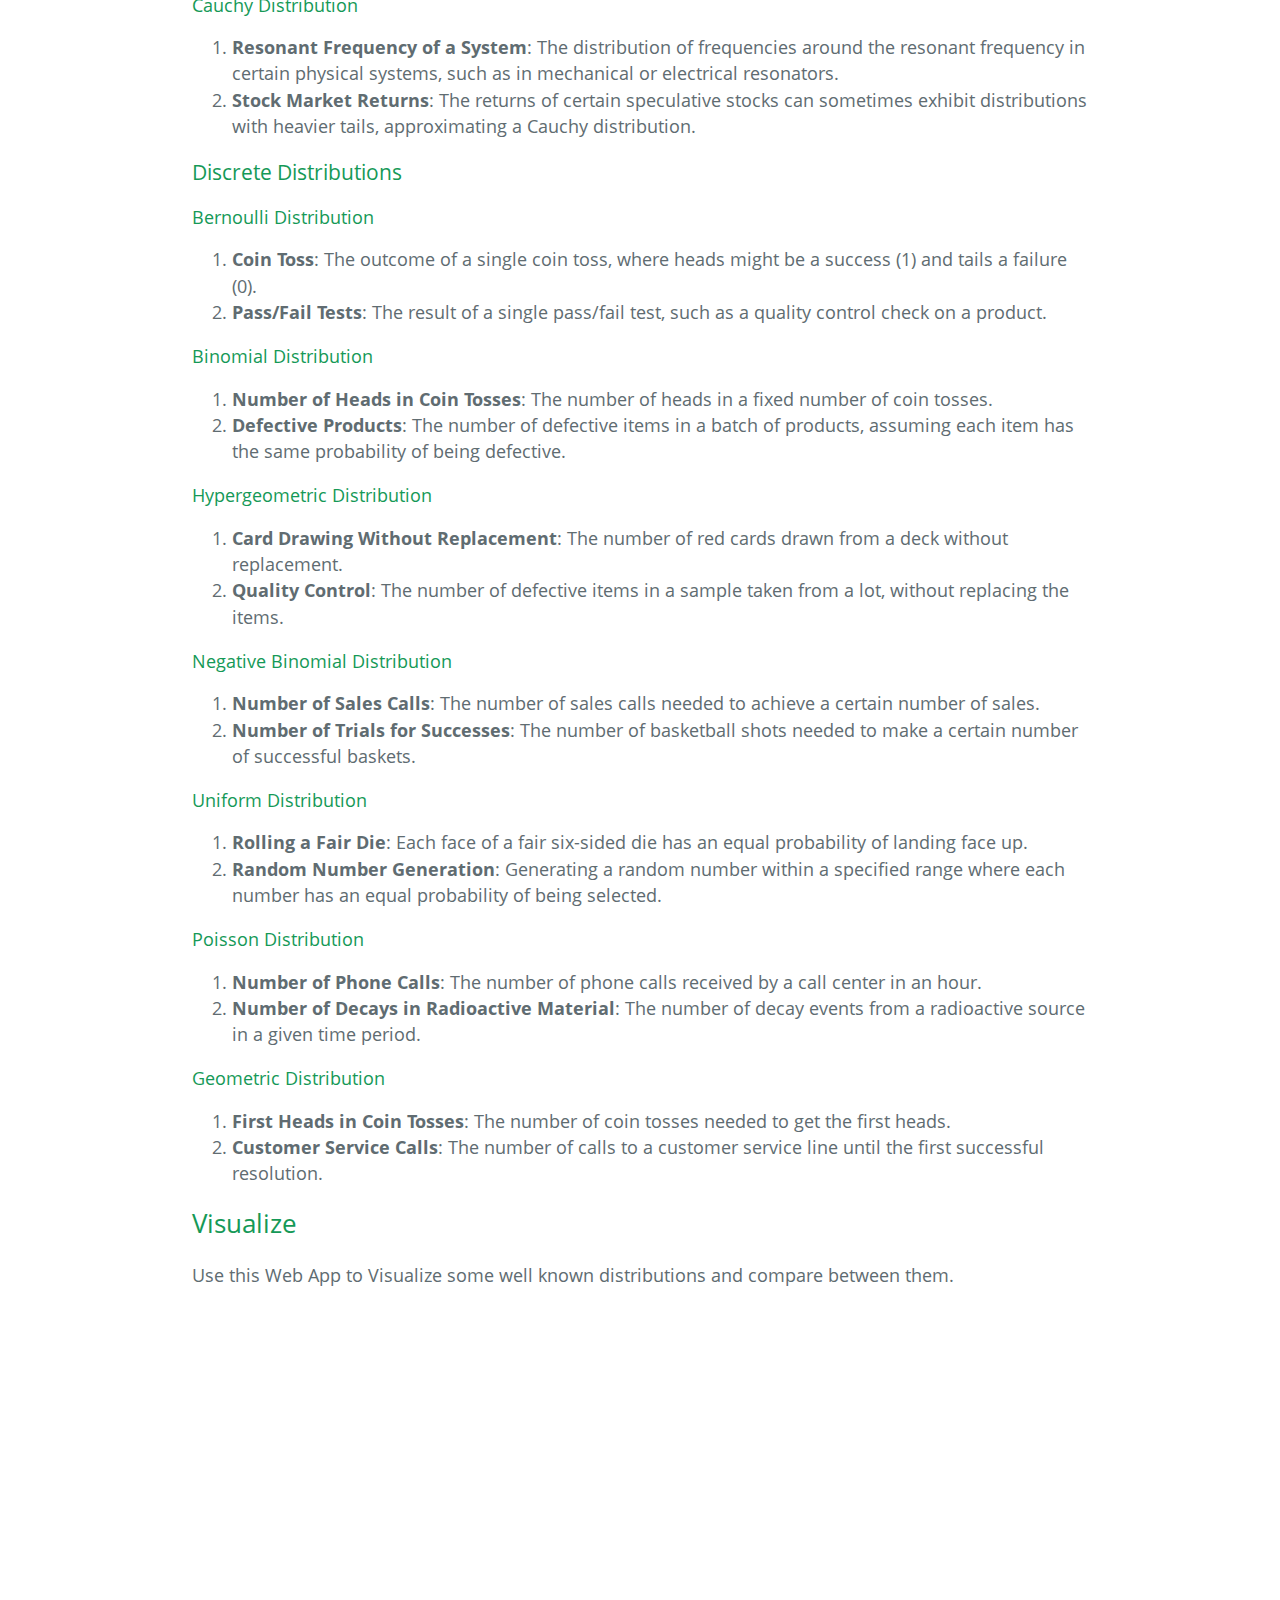
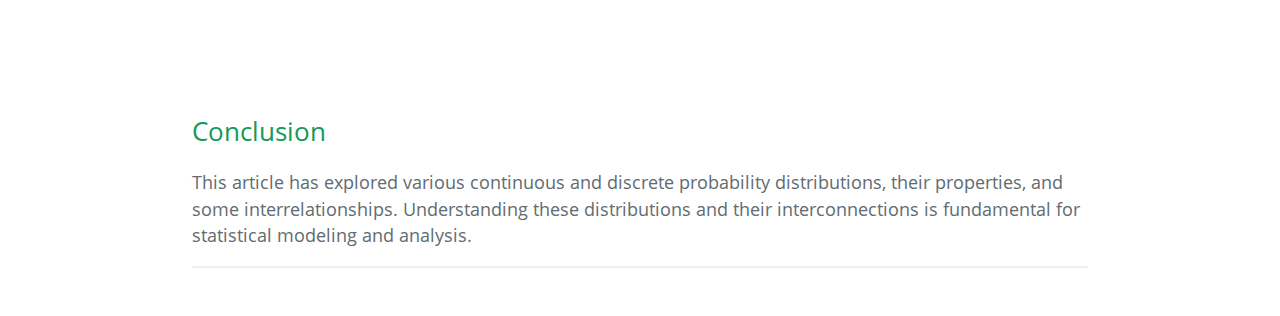
<file: Prob_dist.html>
<!DOCTYPE html>

<html>

<head>

<meta charset="utf-8" />
<meta name="generator" content="pandoc" />
<meta http-equiv="X-UA-Compatible" content="IE=EDGE" />

<meta name="viewport" content="width=device-width, initial-scale=1" />

<meta name="author" content="Debaditya Chakraborty" />

<meta name="date" content="2024-07-02" />

<title>Basic Distributions in Probability</title>

<script>// Pandoc 2.9 adds attributes on both header and div. We remove the former (to
// be compatible with the behavior of Pandoc < 2.8).
document.addEventListener('DOMContentLoaded', function(e) {
  var hs = document.querySelectorAll("div.section[class*='level'] > :first-child");
  var i, h, a;
  for (i = 0; i < hs.length; i++) {
    h = hs[i];
    if (!/^h[1-6]$/i.test(h.tagName)) continue;  // it should be a header h1-h6
    a = h.attributes;
    while (a.length > 0) h.removeAttribute(a[0].name);
  }
});
</script>





<style type="text/css">@font-face{font-family:"Open Sans";font-style:normal;font-weight:400;src:local("Open Sans"),local("OpenSans"),url([data-uri]) format("woff")}@font-face{font-family:"Open Sans";font-style:normal;font-weight:700;src:local("Open Sans Bold"),local("OpenSans-Bold"),url([data-uri]) format("woff")}*{box-sizing:border-box}body{padding:0;margin:0;font-family:"Open Sans","Helvetica Neue",Helvetica,Arial,sans-serif;font-size:16px;line-height:1.5;color:#606c71}a{color:#1e6bb8;text-decoration:none}a:hover{text-decoration:underline}.page-header{color:#fff;text-align:center;background-color:#159957;background-image:linear-gradient(120deg,#155799,#159957);padding:1.5rem 2rem}.page-header :last-child{margin-bottom:.5rem}@media screen and (max-width:42em){.page-header{padding:1rem 1rem}}.project-name{margin-top:0;margin-bottom:.1rem;font-size:2rem}@media screen and (max-width:42em){.project-name{font-size:1.75rem}}.project-tagline{margin-bottom:2rem;font-weight:400;opacity:.7;font-size:1.5rem}@media screen and (max-width:42em){.project-tagline{font-size:1.2rem}}.project-author,.project-date{font-weight:400;opacity:.7;font-size:1.2rem}@media screen and (max-width:42em){.project-author,.project-date{font-size:1rem}}.main-content,.toc{max-width:64rem;padding:2rem 4rem;margin:0 auto;font-size:1.1rem}.toc{padding-bottom:0}.toc .toc-box{padding:1.5rem;background-color:#f3f6fa;border:solid 1px #dce6f0;border-radius:.3rem}.toc .toc-box .toc-title{margin:0 0 .5rem;text-align:center}.toc .toc-box>ul{margin:0;padding-left:1.5rem}@media screen and (min-width:42em) and (max-width:64em){.toc{padding:2rem 2rem 0}}@media screen and (max-width:42em){.toc{padding:2rem 1rem 0;font-size:1rem}}.main-content :first-child{margin-top:0}@media screen and (min-width:42em) and (max-width:64em){.main-content{padding:2rem}}@media screen and (max-width:42em){.main-content{padding:2rem 1rem;font-size:1rem}}.main-content img{max-width:100%}.main-content h1,.main-content h2,.main-content h3,.main-content h4,.main-content h5,.main-content h6{margin-top:2rem;margin-bottom:1rem;font-weight:400;color:#159957}.main-content p{margin-bottom:1em}.main-content code{padding:2px 4px;font-family:Consolas,"Liberation Mono",Menlo,Courier,monospace;color:#567482;background-color:#f3f6fa;border-radius:.3rem}.main-content pre{padding:.8rem;margin-top:0;margin-bottom:1rem;font:1rem Consolas,"Liberation Mono",Menlo,Courier,monospace;color:#567482;word-wrap:normal;background-color:#f3f6fa;border:solid 1px #dce6f0;border-radius:.3rem;line-height:1.45;overflow:auto}@media screen and (max-width:42em){.main-content pre{font-size:.9rem}}.main-content pre>code{padding:0;margin:0;color:#567482;word-break:normal;white-space:pre;background:0 0;border:0}@media screen and (max-width:42em){.main-content pre>code{font-size:.9rem}}.main-content pre code,.main-content pre tt{display:inline;max-width:initial;padding:0;margin:0;overflow:initial;line-height:inherit;word-wrap:normal;background-color:transparent;border:0}.main-content pre code:after,.main-content pre code:before,.main-content pre tt:after,.main-content pre tt:before{content:normal}.main-content ol,.main-content ul{margin-top:0}.main-content blockquote{padding:0 1rem;margin-left:0;color:#819198;border-left:.3rem solid #dce6f0;font-size:1.2rem}.main-content blockquote>:first-child{margin-top:0}.main-content blockquote>:last-child{margin-bottom:0}@media screen and (max-width:42em){.main-content blockquote{font-size:1.1rem}}.main-content table{width:100%;overflow:auto;word-break:normal;word-break:keep-all;-webkit-overflow-scrolling:touch;border-collapse:collapse;border-spacing:0;margin:1rem 0}.main-content table th{font-weight:700;background-color:#159957;color:#fff}.main-content table td,.main-content table th{padding:.5rem 1rem;border-bottom:1px solid #e9ebec;text-align:left}.main-content table tr:nth-child(odd){background-color:#f2f2f2}.main-content dl{padding:0}.main-content dl dt{padding:0;margin-top:1rem;font-size:1rem;font-weight:700}.main-content dl dd{padding:0;margin-bottom:1rem}.main-content hr{height:2px;padding:0;margin:1rem 0;background-color:#eff0f1;border:0}code span.kw { color: #a71d5d; font-weight: normal; } 
code span.dt { color: #795da3; } 
code span.dv { color: #0086b3; } 
code span.bn { color: #0086b3; } 
code span.fl { color: #0086b3; } 
code span.ch { color: #4070a0; } 
code span.st { color: #183691; } 
code span.co { color: #969896; font-style: italic; } 
code span.ot { color: #007020; } 
</style>





</head>

<body>




<section class="page-header">
<h1 class="title toc-ignore project-name">Basic Distributions in
Probability</h1>
<h4 class="author project-author">Debaditya Chakraborty</h4>
<h4 class="date project-date">2024-07-02</h4>
</section>



<section class="main-content">
<p>Probability distributions describe how probabilities are distributed
over the values of a random variable. This article explores several
continuous and discrete probability distributions, their properties, and
interrelationships.</p>
<div id="continuous-distributions" class="section level2">
<h2>Continuous Distributions</h2>
<div id="normal-distribution" class="section level3">
<h3>Normal Distribution</h3>
<p>The Normal distribution, also known as the Gaussian distribution, is
characterized by its bell-shaped curve. It is defined by its mean (<span class="math inline">\(\mu\)</span>) and standard deviation (<span class="math inline">\(\sigma\)</span>).</p>
<p><span class="math display">\[
f(x|\mu, \sigma^2) = \frac{1}{\sqrt{2\pi\sigma^2}}
\exp\left(-\frac{(x-\mu)^2}{2\sigma^2}\right)
\]</span></p>
<p><strong>Properties:</strong> - Mean: <span class="math inline">\(\mu\)</span> - Variance: <span class="math inline">\(\sigma^2\)</span></p>
</div>
<div id="exponential-distribution" class="section level3">
<h3>Exponential Distribution</h3>
<p>The Exponential distribution is used to model the time between events
in a Poisson process. It is defined by the rate parameter <span class="math inline">\(\lambda\)</span>.</p>
<p><span class="math display">\[
f(x|\lambda) = \lambda \exp(-\lambda x), \quad x \ge 0
\]</span></p>
<p><strong>Properties:</strong> - Mean: <span class="math inline">\(\frac{1}{\lambda}\)</span> - Variance: <span class="math inline">\(\frac{1}{\lambda^2}\)</span></p>
</div>
<div id="beta-distribution" class="section level3">
<h3>Beta Distribution</h3>
<p>The Beta distribution is defined on the interval [0, 1] and is
characterized by two shape parameters, <span class="math inline">\(\alpha\)</span> and <span class="math inline">\(\beta\)</span>.</p>
<p><span class="math display">\[
f(x|\alpha, \beta) = \frac{x^{\alpha-1} (1-x)^{\beta-1}}{B(\alpha,
\beta)}, \quad 0 \le x \le 1
\]</span></p>
<p>where <span class="math inline">\(B(\alpha, \beta)\)</span> is the
Beta function.</p>
<p><strong>Properties:</strong> - Mean: <span class="math inline">\(\frac{\alpha}{\alpha + \beta}\)</span> - Variance:
<span class="math inline">\(\frac{\alpha\beta}{(\alpha + \beta)^2
(\alpha + \beta + 1)}\)</span></p>
</div>
<div id="pareto-distribution" class="section level3">
<h3>Pareto Distribution</h3>
<p>The Pareto distribution is a power-law distribution used to model the
distribution of wealth, sizes, and other quantities.</p>
<p><span class="math display">\[
f(x|x_m, \alpha) = \alpha \frac{x_m^\alpha}{x^{\alpha+1}}, \quad x \ge
x_m
\]</span></p>
<p><strong>Properties:</strong> - Mean: <span class="math inline">\(\frac{\alpha x_m}{\alpha - 1}\)</span> for <span class="math inline">\(\alpha &gt; 1\)</span> - Variance: <span class="math inline">\(\frac{\alpha x_m^2}{(\alpha - 1)^2 (\alpha -
2)}\)</span> for <span class="math inline">\(\alpha &gt; 2\)</span></p>
</div>
<div id="gamma-distribution" class="section level3">
<h3>Gamma Distribution</h3>
<p>The Gamma distribution is characterized by a shape parameter <span class="math inline">\(\alpha\)</span> and a rate parameter <span class="math inline">\(\beta\)</span>.</p>
<p><span class="math display">\[
f(x|\alpha, \beta) = \frac{\beta^\alpha x^{\alpha-1} \exp(-\beta
x)}{\Gamma(\alpha)}, \quad x &gt; 0
\]</span></p>
<p><strong>Properties:</strong> - Mean: <span class="math inline">\(\frac{\alpha}{\beta}\)</span> - Variance: <span class="math inline">\(\frac{\alpha}{\beta^2}\)</span></p>
</div>
<div id="logistic-distribution" class="section level3">
<h3>Logistic Distribution</h3>
<p>The Logistic distribution is similar to the Normal distribution but
has heavier tails. It is defined by its location parameter <span class="math inline">\(\mu\)</span> and scale parameter <span class="math inline">\(s\)</span>.</p>
<p><span class="math display">\[
f(x|\mu, s) = \frac{\exp\left(-\frac{x-\mu}{s}\right)}{s \left(1 +
\exp\left(-\frac{x-\mu}{s}\right)\right)^2}
\]</span></p>
<p><strong>Properties:</strong> - Mean: <span class="math inline">\(\mu\)</span> - Variance: <span class="math inline">\(\frac{s^2 \pi^2}{3}\)</span></p>
</div>
<div id="cauchy-distribution" class="section level3">
<h3>Cauchy Distribution</h3>
<p>The Cauchy distribution, also known as the Lorentzian distribution,
is defined by its location parameter <span class="math inline">\(x_0\)</span> and scale parameter <span class="math inline">\(\gamma\)</span>.</p>
<p><span class="math display">\[
f(x|x_0, \gamma) = \frac{1}{\pi \gamma \left[1 + \left(\frac{x -
x_0}{\gamma}\right)^2\right]}
\]</span></p>
<p><strong>Properties:</strong> - Mean: Undefined - Variance:
Undefined</p>
</div>
</div>
<div id="discrete-distributions" class="section level2">
<h2>Discrete Distributions</h2>
<div id="bernoulli-distribution" class="section level3">
<h3>Bernoulli Distribution</h3>
<p>The Bernoulli distribution models a random variable that has only two
possible outcomes: success (1) with probability <span class="math inline">\(p\)</span> and failure (0) with probability <span class="math inline">\(1-p\)</span>.</p>
<p><span class="math display">\[
P(X=x) = p^x (1-p)^{1-x}, \quad x \in \{0, 1\}
\]</span></p>
<p><strong>Properties:</strong> - Mean: <span class="math inline">\(p\)</span> - Variance: <span class="math inline">\(p(1-p)\)</span></p>
</div>
<div id="binomial-distribution" class="section level3">
<h3>Binomial Distribution</h3>
<p>The Binomial distribution models the number of successes in <span class="math inline">\(n\)</span> independent Bernoulli trials.</p>
<p><span class="math display">\[
P(X=k) = \binom{n}{k} p^k (1-p)^{n-k}, \quad k = 0, 1, 2, \ldots, n
\]</span></p>
<p><strong>Properties:</strong> - Mean: <span class="math inline">\(np\)</span> - Variance: <span class="math inline">\(np(1-p)\)</span></p>
</div>
<div id="hypergeometric-distribution" class="section level3">
<h3>Hypergeometric Distribution</h3>
<p>The Hypergeometric distribution models the number of successes in a
sample of size <span class="math inline">\(n\)</span> drawn without
replacement from a population of size <span class="math inline">\(N\)</span> containing <span class="math inline">\(K\)</span> successes.</p>
<p><span class="math display">\[
P(X=k) = \frac{\binom{K}{k} \binom{N-K}{n-k}}{\binom{N}{n}}, \quad
\max(0, n-(N-K)) \le k \le \min(K, n)
\]</span></p>
<p><strong>Properties:</strong> - Mean: <span class="math inline">\(n
\frac{K}{N}\)</span> - Variance: <span class="math inline">\(n
\frac{K}{N} \left(1 - \frac{K}{N}\right) \frac{N-n}{N-1}\)</span></p>
</div>
<div id="negative-binomial-distribution" class="section level3">
<h3>Negative Binomial Distribution</h3>
<p>The Negative Binomial distribution models the number of trials needed
to achieve <span class="math inline">\(r\)</span> successes in a series
of independent Bernoulli trials.</p>
<p><span class="math display">\[
P(X=k) = \binom{k+r-1}{k} (1-p)^k p^r, \quad k = 0, 1, 2, \ldots
\]</span></p>
<p><strong>Properties:</strong> - Mean: <span class="math inline">\(\frac{r(1-p)}{p}\)</span> - Variance: <span class="math inline">\(\frac{r(1-p)}{p^2}\)</span></p>
</div>
<div id="uniform-distribution" class="section level3">
<h3>Uniform Distribution</h3>
<p>The Discrete Uniform distribution models a random variable that has
<span class="math inline">\(n\)</span> equally likely outcomes.</p>
<p><span class="math display">\[
P(X=x) = \frac{1}{n}, \quad x = 1, 2, \ldots, n
\]</span></p>
<p><strong>Properties:</strong> - Mean: <span class="math inline">\(\frac{n+1}{2}\)</span> - Variance: <span class="math inline">\(\frac{n^2 - 1}{12}\)</span></p>
</div>
<div id="poisson-distribution" class="section level3">
<h3>Poisson Distribution</h3>
<p>The Poisson distribution models the number of events occurring in a
fixed interval of time or space. <span class="math display">\[
P(X=k) = \frac{\lambda^k \exp(-\lambda)}{k!}, \quad k = 0, 1, 2, \ldots
\]</span> <strong>Properties:</strong> - Mean: <span class="math inline">\(\lambda\)</span> - Variance: <span class="math inline">\(\lambda\)</span></p>
</div>
<div id="geometric-distribution" class="section level3">
<h3>Geometric Distribution</h3>
<p>The Geometric distribution models the number of trials needed to
achieve the first success in a series of independent Bernoulli
trials.</p>
<p><span class="math display">\[
P(X=k) = (1-p)^{k-1} p, \quad k = 1, 2, 3, \ldots
\]</span> <strong>Properties:</strong> - Mean: <span class="math inline">\(\frac{1}{p}\)</span> - Variance: <span class="math inline">\(\frac{1-p}{p^2}\)</span></p>
</div>
</div>
<div id="interrelationships-between-distributions" class="section level2">
<h2>Interrelationships Between Distributions</h2>
<ul>
<li>The Normal distribution can be derived as a limiting case of the
Binomial distribution under certain conditions.</li>
<li>The Exponential distribution is a special case of the Gamma
distribution when the shape parameter <span class="math inline">\(\alpha
= 1\)</span>.</li>
<li>The Beta distribution is related to the Beta Prime distribution; if
<span class="math inline">\(X \sim \text{Beta}(\alpha, \beta)\)</span>,
then <span class="math inline">\(X / (1-X) \sim \text{BetaPrime}(\alpha,
\beta)\)</span>.</li>
<li>The Poisson distribution is a limiting case of the Binomial
distribution when <span class="math inline">\(n\)</span> is large and
<span class="math inline">\(p\)</span> is small.</li>
<li>The Negative Binomial distribution generalizes the Geometric
distribution.</li>
</ul>
</div>
<div id="real-world-implications-of-probability-distributions" class="section level2">
<h2>Real World Implications of Probability Distributions</h2>
<p>As much as theory is important, this alone doesn’t explain much as
understanding the real life application of these distributions is very
important.In this section we talk about the real world implication of
different probability distributions.</p>
<div id="continuous-distributions-1" class="section level3">
<h3>Continuous Distributions</h3>
<div id="normal-distribution-1" class="section level4">
<h4>Normal Distribution</h4>
<ol style="list-style-type: decimal">
<li><strong>Human Heights</strong>: The heights of adult humans of the
same gender and similar ethnic background tend to follow a normal
distribution.</li>
<li><strong>Test Scores</strong>: Standardized test scores (like SAT or
IQ scores) often follow a normal distribution.</li>
</ol>
</div>
<div id="exponential-distribution-1" class="section level4">
<h4>Exponential Distribution</h4>
<ol style="list-style-type: decimal">
<li><strong>Time Between Bus Arrivals</strong>: The time between
arrivals of a bus at a particular stop, assuming the buses arrive
independently of each other.</li>
<li><strong>Lifespan of Electronic Components</strong>: The time until a
component (like a light bulb or transistor) fails, assuming a constant
failure rate.</li>
</ol>
</div>
<div id="beta-distribution-1" class="section level4">
<h4>Beta Distribution</h4>
<ol style="list-style-type: decimal">
<li><strong>Proportion of Time Spent on Activities</strong>: The
fraction of time spent on different activities during the day, where the
activities have some variability and correlation.</li>
<li><strong>Success Rate in A/B Testing</strong>: The success rates of
different versions of a website or app feature in A/B testing, where the
rates are expressed as proportions between 0 and 1.</li>
</ol>
</div>
<div id="pareto-distribution-1" class="section level4">
<h4>Pareto Distribution</h4>
<ol style="list-style-type: decimal">
<li><strong>Wealth Distribution</strong>: The distribution of wealth
among individuals in an economy, where a small percentage of the
population controls a large portion of the total wealth.</li>
<li><strong>City Population Sizes</strong>: The sizes of cities, where a
few cities have very large populations, and many cities have relatively
small populations.</li>
</ol>
</div>
<div id="gamma-distribution-1" class="section level4">
<h4>Gamma Distribution</h4>
<ol style="list-style-type: decimal">
<li><strong>Insurance Claims</strong>: The total amount of insurance
claims over a certain period, where each individual claim follows an
exponential distribution.</li>
<li><strong>Rainfall Amounts</strong>: The total amount of rainfall
accumulated in a reservoir over a period, assuming the daily rainfall
amounts are exponentially distributed.</li>
</ol>
</div>
<div id="logistic-distribution-1" class="section level4">
<h4>Logistic Distribution</h4>
<ol style="list-style-type: decimal">
<li><strong>Growth of Populations</strong>: The growth of populations in
constrained environments, such as bacteria in a petri dish, which can be
modeled by the logistic function.</li>
<li><strong>Decision Making in Psychology</strong>: The distribution of
response times in decision-making processes, where the tails are heavier
than those of the normal distribution.</li>
</ol>
</div>
<div id="cauchy-distribution-1" class="section level4">
<h4>Cauchy Distribution</h4>
<ol style="list-style-type: decimal">
<li><strong>Resonant Frequency of a System</strong>: The distribution of
frequencies around the resonant frequency in certain physical systems,
such as in mechanical or electrical resonators.</li>
<li><strong>Stock Market Returns</strong>: The returns of certain
speculative stocks can sometimes exhibit distributions with heavier
tails, approximating a Cauchy distribution.</li>
</ol>
</div>
</div>
<div id="discrete-distributions-1" class="section level3">
<h3>Discrete Distributions</h3>
<div id="bernoulli-distribution-1" class="section level4">
<h4>Bernoulli Distribution</h4>
<ol style="list-style-type: decimal">
<li><strong>Coin Toss</strong>: The outcome of a single coin toss, where
heads might be a success (1) and tails a failure (0).</li>
<li><strong>Pass/Fail Tests</strong>: The result of a single pass/fail
test, such as a quality control check on a product.</li>
</ol>
</div>
<div id="binomial-distribution-1" class="section level4">
<h4>Binomial Distribution</h4>
<ol style="list-style-type: decimal">
<li><strong>Number of Heads in Coin Tosses</strong>: The number of heads
in a fixed number of coin tosses.</li>
<li><strong>Defective Products</strong>: The number of defective items
in a batch of products, assuming each item has the same probability of
being defective.</li>
</ol>
</div>
<div id="hypergeometric-distribution-1" class="section level4">
<h4>Hypergeometric Distribution</h4>
<ol style="list-style-type: decimal">
<li><strong>Card Drawing Without Replacement</strong>: The number of red
cards drawn from a deck without replacement.</li>
<li><strong>Quality Control</strong>: The number of defective items in a
sample taken from a lot, without replacing the items.</li>
</ol>
</div>
<div id="negative-binomial-distribution-1" class="section level4">
<h4>Negative Binomial Distribution</h4>
<ol style="list-style-type: decimal">
<li><strong>Number of Sales Calls</strong>: The number of sales calls
needed to achieve a certain number of sales.</li>
<li><strong>Number of Trials for Successes</strong>: The number of
basketball shots needed to make a certain number of successful
baskets.</li>
</ol>
</div>
<div id="uniform-distribution-1" class="section level4">
<h4>Uniform Distribution</h4>
<ol style="list-style-type: decimal">
<li><strong>Rolling a Fair Die</strong>: Each face of a fair six-sided
die has an equal probability of landing face up.</li>
<li><strong>Random Number Generation</strong>: Generating a random
number within a specified range where each number has an equal
probability of being selected.</li>
</ol>
</div>
<div id="poisson-distribution-1" class="section level4">
<h4>Poisson Distribution</h4>
<ol style="list-style-type: decimal">
<li><strong>Number of Phone Calls</strong>: The number of phone calls
received by a call center in an hour.</li>
<li><strong>Number of Decays in Radioactive Material</strong>: The
number of decay events from a radioactive source in a given time
period.</li>
</ol>
</div>
<div id="geometric-distribution-1" class="section level4">
<h4>Geometric Distribution</h4>
<ol style="list-style-type: decimal">
<li><strong>First Heads in Coin Tosses</strong>: The number of coin
tosses needed to get the first heads.</li>
<li><strong>Customer Service Calls</strong>: The number of calls to a
customer service line until the first successful resolution.</li>
</ol>
</div>
</div>
</div>
<div id="visualize" class="section level2">
<h2>Visualize</h2>
<p>Use this Web App to Visualize some well known distributions and
compare between them.</p>
<iframe height="400" width="100%" frameborder="no" src="https://piesquared.shinyapps.io/prob_dist/"> </iframe>
</div>
<div id="conclusion" class="section level2">
<h2>Conclusion</h2>
<p>This article has explored various continuous and discrete probability
distributions, their properties, and some interrelationships.
Understanding these distributions and their interconnections is
fundamental for statistical modeling and analysis.</p>
<hr />
</div>
</section>



<!-- code folding -->


<!-- dynamically load mathjax for compatibility with self-contained -->
<script>
  (function () {
    var script = document.createElement("script");
    script.type = "text/javascript";
    script.src  = "https://mathjax.rstudio.com/latest/MathJax.js?config=TeX-AMS-MML_HTMLorMML";
    document.getElementsByTagName("head")[0].appendChild(script);
  })();
</script>

</body>
</html>
</file>
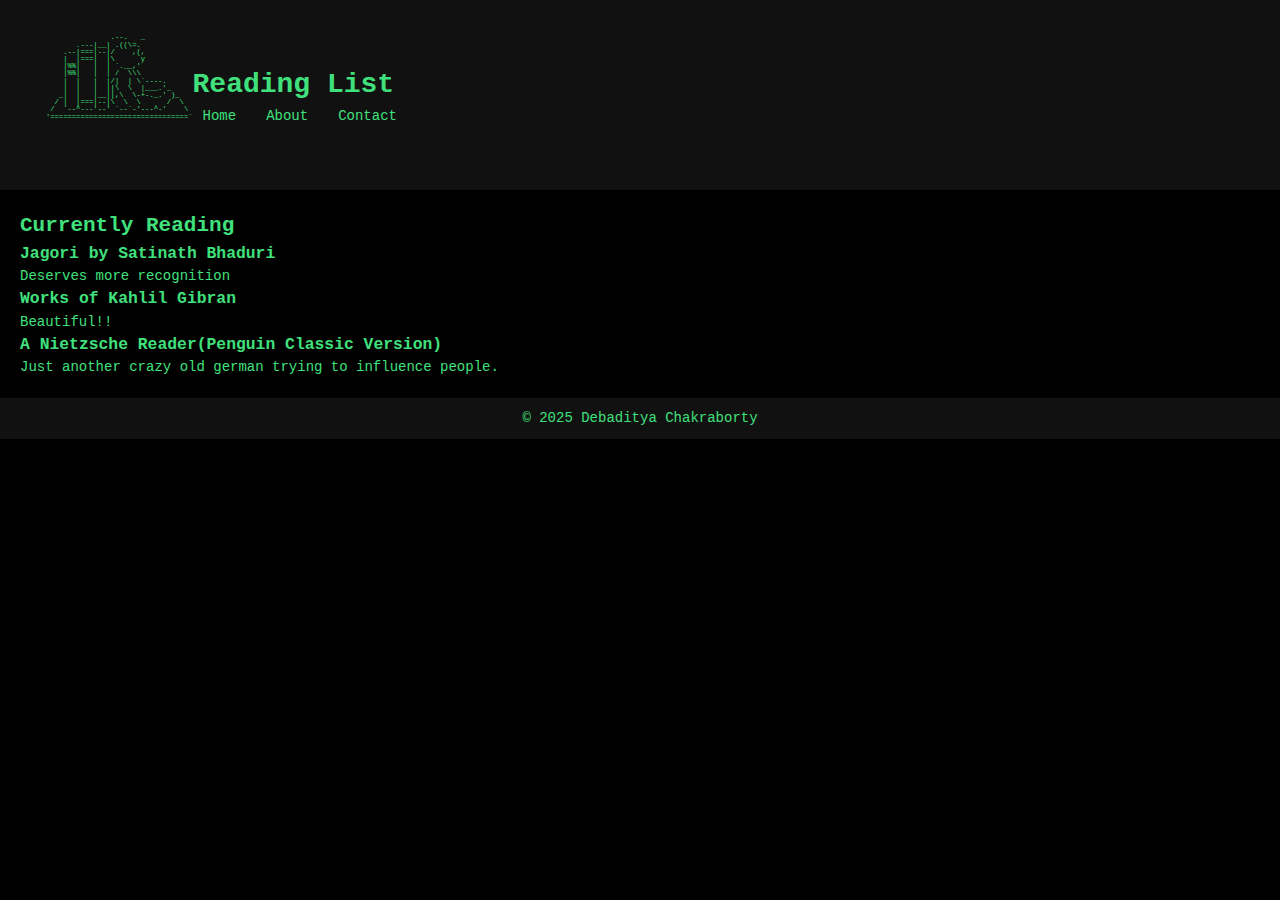
<file: reading.html>
<!DOCTYPE html>
<html lang="en">
<head>
    <meta charset="UTF-8">
    <meta name="viewport" content="width=device-width, initial-scale=1.0">
    <title>Reading List</title>
	<link rel="icon" href="pngegg.png" type="image/x-icon">
    <link rel="stylesheet" href="styles.css">
</head>
<body>
    <header>
	<div class="ascii-art">
            <!-- ASCII art goes here -->
            <pre><pre class="mono" style="font-size: 7.2px; line-height: 7.2px; letter-spacing: unset;">⠀<br>
			         .--.   _
             .---|__| .((\=.
          .--|===|--|/    ,(,
          |  |===|  |\      y
          |%%|   |  | `.__,'
          |%%|   |  | /  \\\
          |  |   |  |/|  | \`----.
          |  |   |  ||\  \  |___.'_
         _|  |   |__||,\  \-+-._.' )_
        / |  |===|--|\  \  \      /  \
       /  `--^---'--' `--`-'---^-'    \
      '================================`
	  </pre>
            </pre>
            <!-- End of ASCII art -->
        </div>
        <div class="header-content">
    
        <div class="header-content">
            <h1>Reading List</h1>
            <nav>
                <ul>
                    <li><a href="index.html">Home</a></li>
                    <li><a href="about.html">About</a></li>
                    <li><a href="contact.html">Contact</a></li>
                </ul>
            </nav>
        </div>
    </header>
    <main>
        <section id="reading-list">
            <h2>Currently Reading</h2>
            <div class="book">
                <h3><a href="https://archive.org/details/dli.bengal.10689.23521">Jagori by Satinath Bhaduri</a></h3>
                <p>Deserves more recognition</p>
            </div>
            <div class="book">
                <h3><a href="https://ia600600.us.archive.org/5/items/the-complete-works-of-khalil-gibran/The%20complete%20works%20of%20Khalil%20Gibran.pdf">Works of Kahlil Gibran</a></h3>
                <p>Beautiful!!</p>
            </div>
            <div class="book">
                <h3><a href="https://www.goodreads.com/book/show/83288.A_Nietzsche_Reader">A Nietzsche Reader(Penguin Classic Version) </a></h3>
                <p>Just another crazy old german trying to influence people.</p>
            </div>
        </section>
    </main>
    <footer>
        <p>&copy; 2025 Debaditya Chakraborty</p>
    </footer>
    <script src="scripts.js" defer></script>
</body>
</html>
</file>
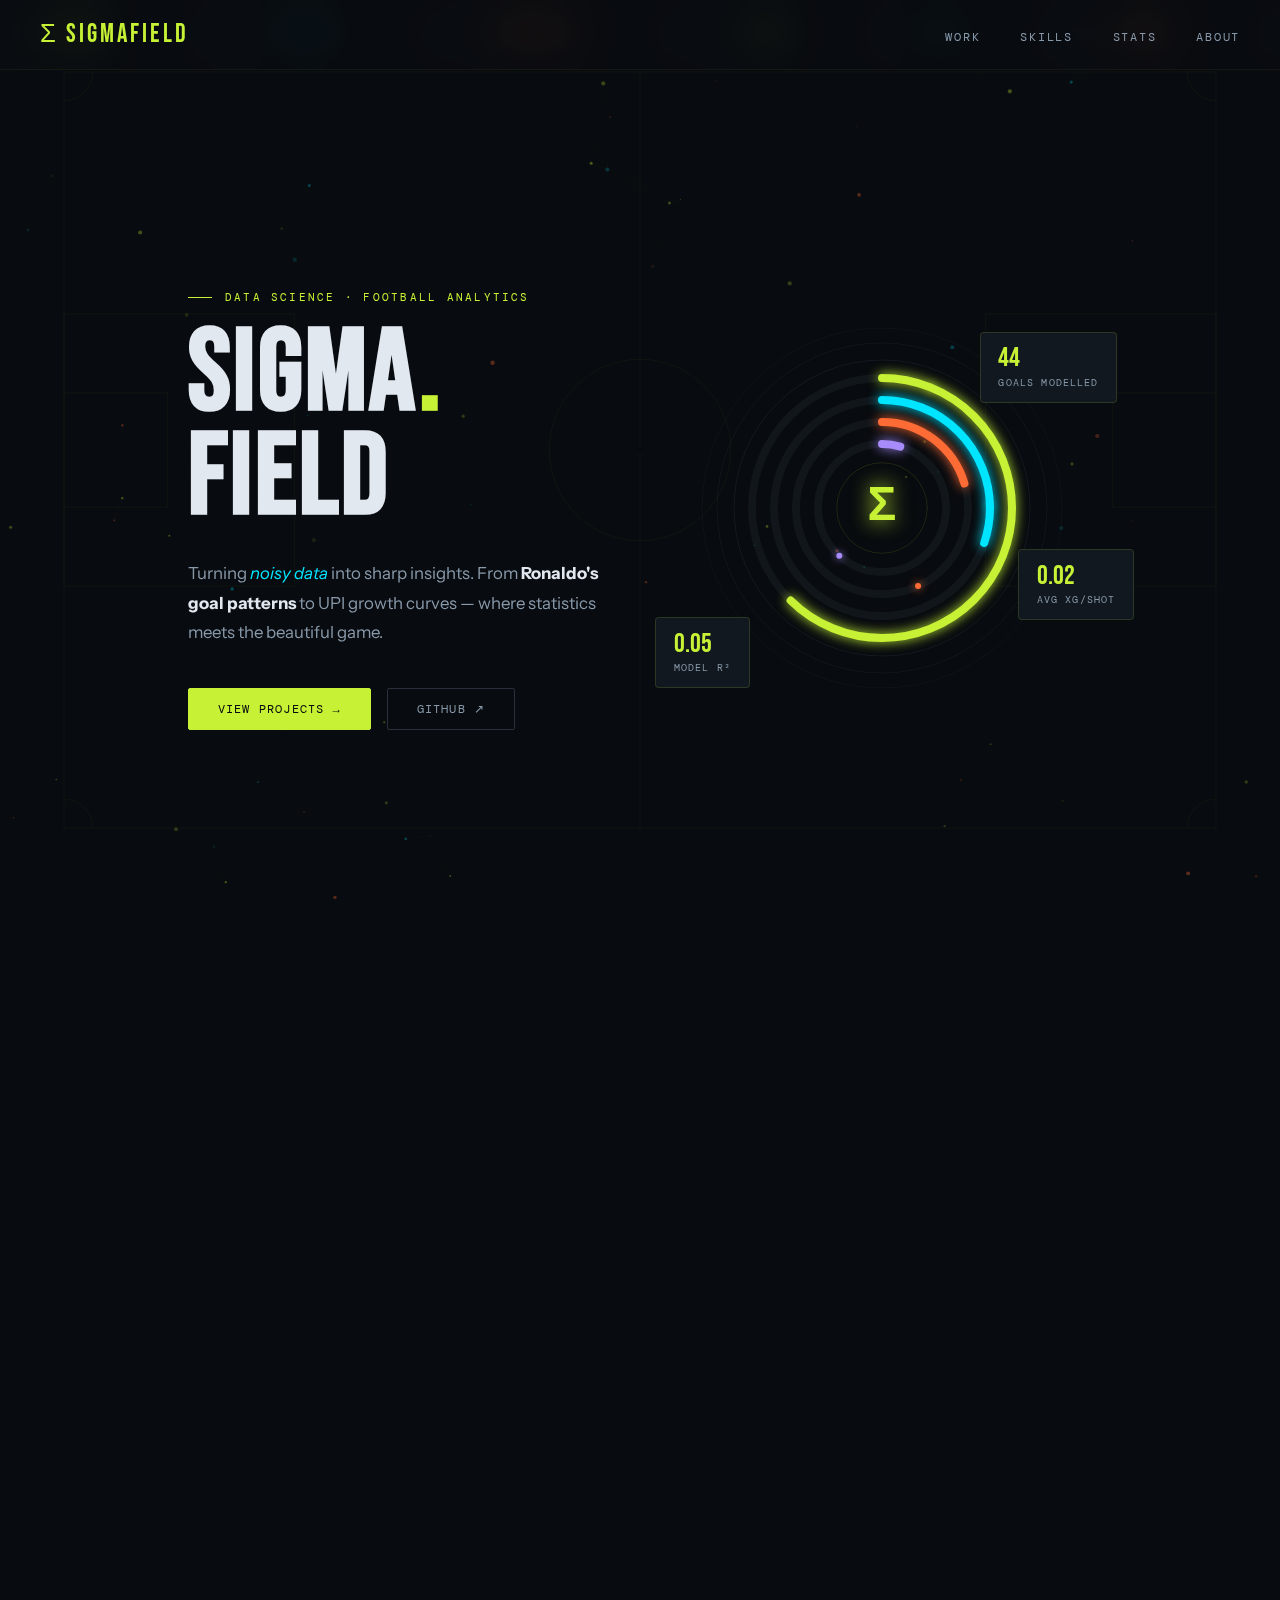
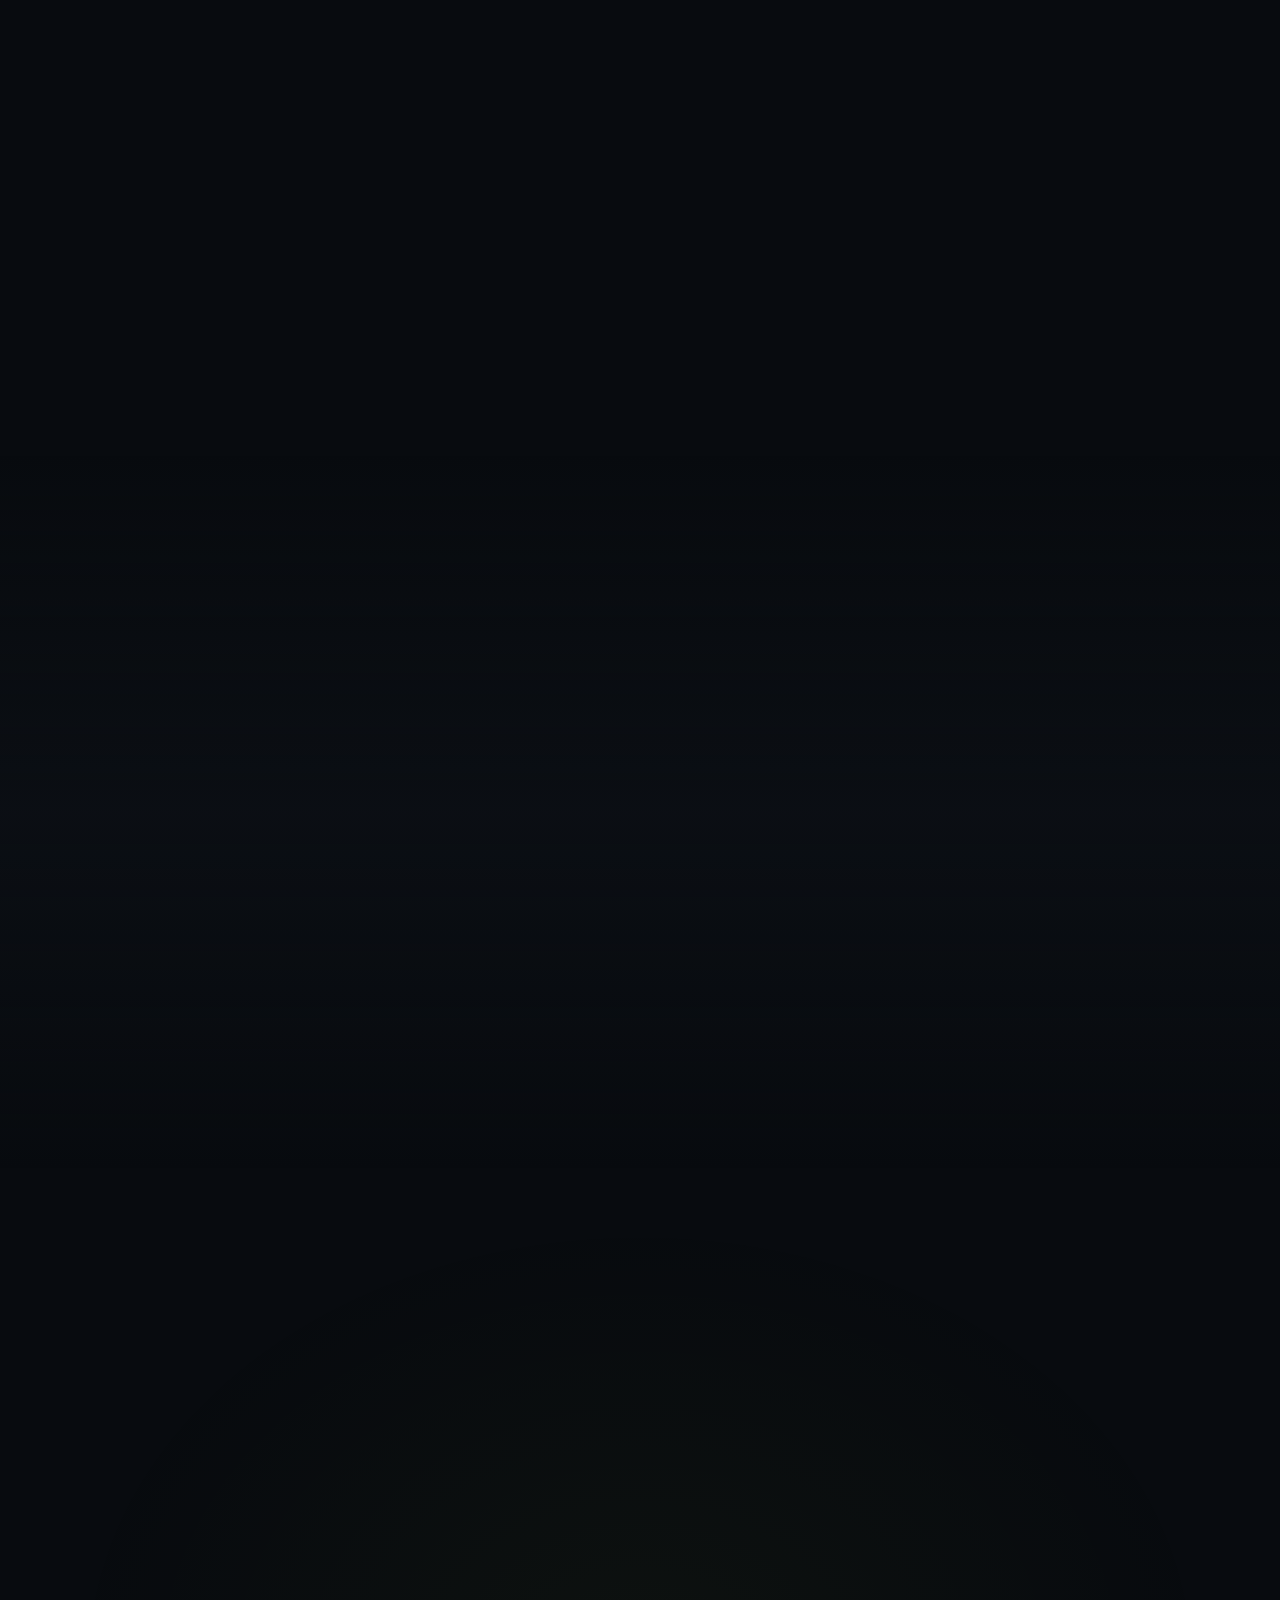
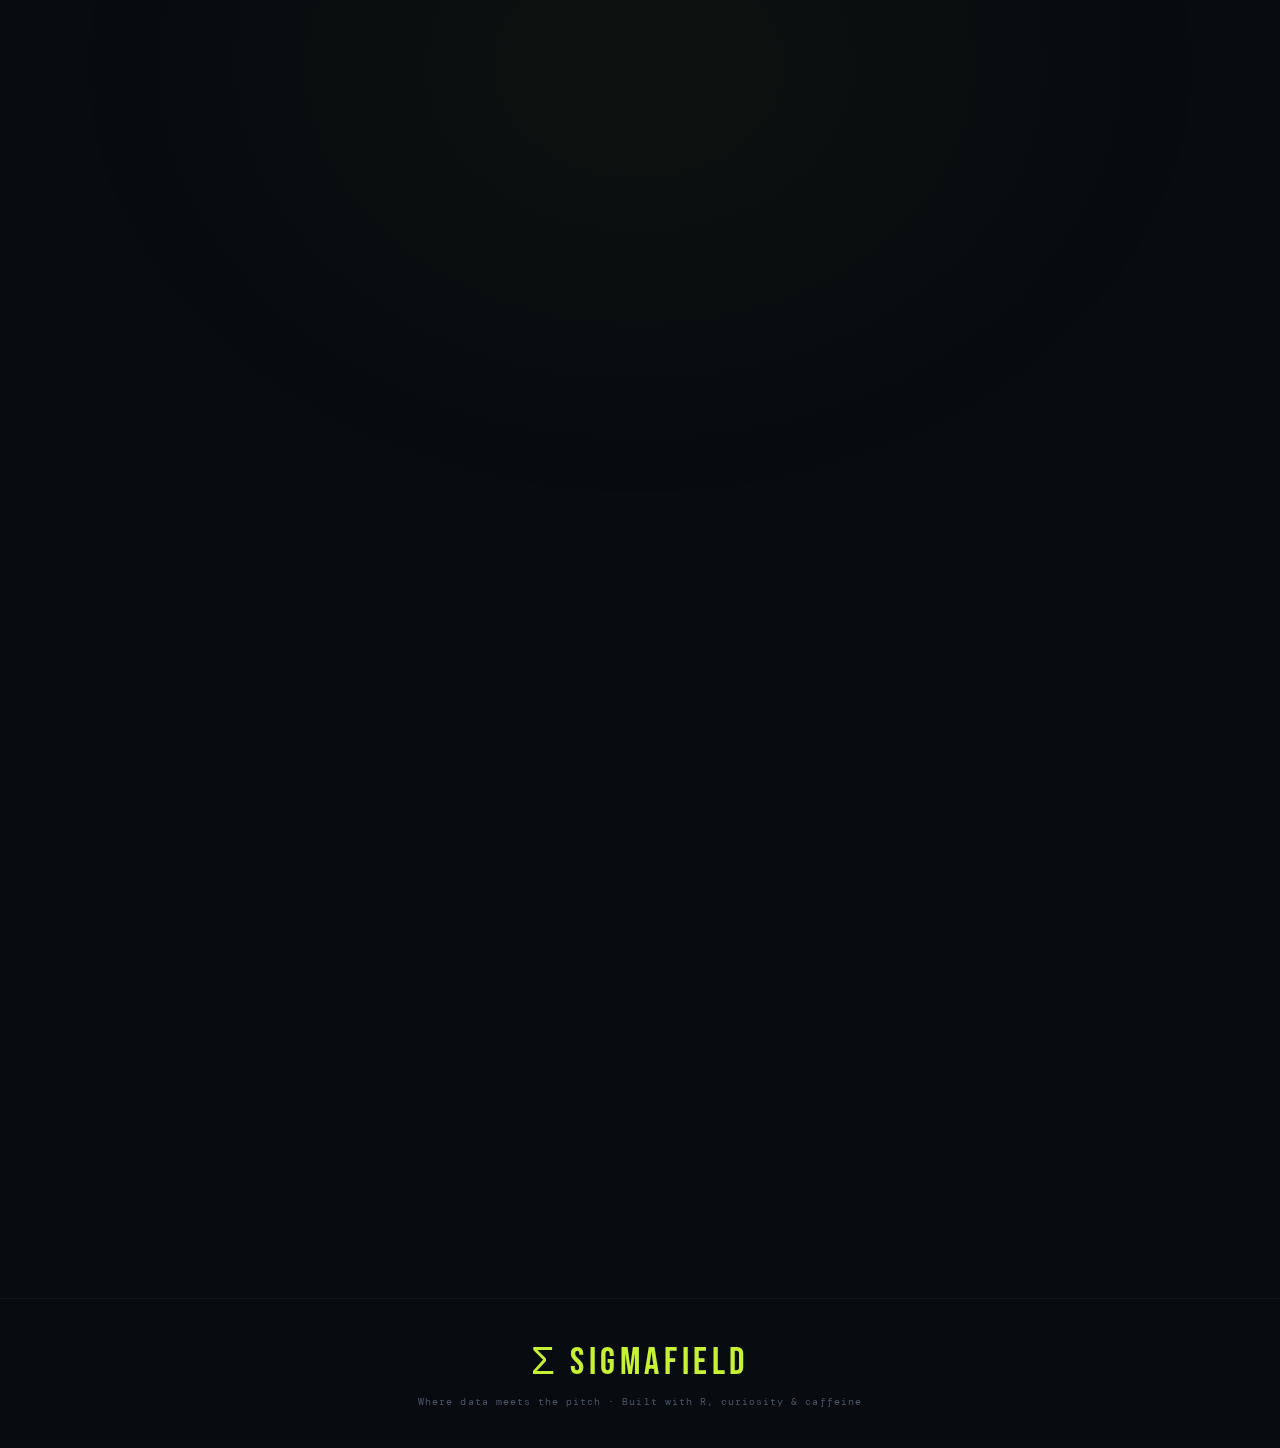
<file: sig_edit_2.html>
<!DOCTYPE html>
<html lang="en">
<head>
<meta charset="UTF-8">
<meta name="viewport" content="width=device-width, initial-scale=1.0">
<title>Sigmafield — Data & Football</title>
<link rel="preconnect" href="https://fonts.googleapis.com">
<link rel="preconnect" href="https://fonts.gstatic.com" crossorigin>
<link href="https://fonts.googleapis.com/css2?family=Bebas+Neue&family=DM+Mono:ital,wght@0,400;0,500;1,400&family=Instrument+Sans:ital,wght@0,400;0,600;1,400&display=swap" rel="stylesheet">

<style>
  :root {
    --bg:      #080b0f;
    --surface: #0d1117;
    --card:    #111820;
    --lime:    #c6f135;
    --cyan:    #00e5ff;
    --orange:  #ff6b35;
    --muted:   #4a5568;
    --text:    #e2e8f0;
    --dim:     #8899aa;
  }

  *, *::before, *::after { box-sizing: border-box; margin: 0; padding: 0; }
  html { scroll-behavior: smooth; }
  body {
    background: var(--bg);
    color: var(--text);
    font-family: 'Instrument Sans', sans-serif;
    overflow-x: hidden;
    cursor: none;
  }

  #cursor {
    position: fixed; width: 10px; height: 10px;
    background: var(--lime); border-radius: 50%;
    pointer-events: none; z-index: 9999;
    transform: translate(-50%, -50%);
    transition: width 0.2s, height 0.2s;
    mix-blend-mode: difference;
  }
  #cursor-ring {
    position: fixed; width: 36px; height: 36px;
    border: 1.5px solid var(--lime); border-radius: 50%;
    pointer-events: none; z-index: 9998;
    transform: translate(-50%, -50%);
    opacity: 0.5; mix-blend-mode: difference;
    transition: width 0.3s, height 0.3s;
  }

  #pitch-canvas {
    position: fixed; top: 0; left: 0;
    width: 100%; height: 100%;
    z-index: 0; opacity: 0.04;
    pointer-events: none;
  }
  #particle-canvas {
    position: fixed; top: 0; left: 0;
    width: 100%; height: 100%;
    z-index: 1; pointer-events: none;
    opacity: 0.6;
  }

  nav {
    position: fixed; top: 0; left: 0; right: 0;
    z-index: 100;
    display: flex; align-items: center; justify-content: space-between;
    padding: 1.2rem 2.5rem;
    backdrop-filter: blur(20px);
    border-bottom: 1px solid rgba(198,241,53,0.06);
    background: rgba(8,11,15,0.7);
  }
  .nav-logo {
    font-family: 'Bebas Neue', sans-serif;
    font-size: 1.6rem; letter-spacing: 0.12em;
    color: var(--lime); text-decoration: none;
  }
  .nav-links { display: flex; gap: 2.5rem; list-style: none; align-items: center; }
  .nav-links a {
    font-family: 'DM Mono', monospace; font-size: 0.72rem;
    letter-spacing: 0.15em; color: var(--dim);
    text-decoration: none; text-transform: uppercase;
    transition: color 0.2s; position: relative;
  }
  .nav-links a::after {
    content: ''; position: absolute; bottom: -4px; left: 0;
    width: 0; height: 1px; background: var(--lime); transition: width 0.3s;
  }
  .nav-links a:hover { color: var(--lime); }
  .nav-links a:hover::after { width: 100%; }

  section { position: relative; z-index: 2; padding: 6rem 0; }
  .container { max-width: 1100px; margin: 0 auto; padding: 0 2.5rem; }

  #hero { min-height: 100vh; display: flex; align-items: center; padding-top: 5rem; }
  .hero-inner {
    display: grid; grid-template-columns: 1fr 1fr;
    gap: 4rem; align-items: center; width: 100%;
  }
  .hero-tag {
    font-family: 'DM Mono', monospace; font-size: 0.7rem;
    letter-spacing: 0.2em; text-transform: uppercase;
    color: var(--lime); margin-bottom: 1.2rem;
    display: flex; align-items: center; gap: 0.8rem;
  }
  .hero-tag::before {
    content: ''; display: inline-block; width: 24px; height: 1px; background: var(--lime);
  }
  .hero-name {
    font-family: 'Bebas Neue', sans-serif;
    font-size: clamp(4.5rem, 9vw, 7.5rem);
    line-height: 0.9; letter-spacing: 0.02em; color: var(--text);
  }
  .hero-name span { color: var(--lime); }
  .hero-desc {
    margin-top: 1.8rem; font-size: 1.05rem; line-height: 1.75;
    color: var(--dim); max-width: 420px;
  }
  .hero-desc em { font-style: italic; color: var(--cyan); }
  .hero-cta { display: flex; gap: 1rem; margin-top: 2.5rem; flex-wrap: wrap; }

  .btn {
    display: inline-flex; align-items: center; gap: 0.5rem;
    padding: 0.75rem 1.8rem;
    font-family: 'DM Mono', monospace; font-size: 0.75rem;
    letter-spacing: 0.1em; text-transform: uppercase;
    text-decoration: none; border-radius: 2px;
    transition: all 0.25s; cursor: none;
  }
  .btn-primary {
    background: var(--lime); color: #080b0f; border: 1px solid var(--lime);
  }
  .btn-primary:hover {
    background: transparent; color: var(--lime);
    box-shadow: 0 0 24px rgba(198,241,53,0.2);
  }
  .btn-ghost {
    background: transparent; color: var(--dim);
    border: 1px solid rgba(74,85,104,0.5);
  }
  .btn-ghost:hover { border-color: var(--dim); color: var(--text); }

  .hero-visual { position: relative; }
  .stats-ring-container {
    position: relative; width: 100%; aspect-ratio: 1;
    max-width: 420px; margin: 0 auto;
  }
  #stats-ring { width: 100%; height: 100%; }

  .stat-floating {
    position: absolute;
    background: var(--card);
    border: 1px solid rgba(198,241,53,0.15);
    border-radius: 4px; padding: 0.8rem 1.1rem;
    backdrop-filter: blur(12px);
    animation: float 4s ease-in-out infinite;
  }
  .stat-floating:nth-child(2) { animation-delay: -1.3s; }
  .stat-floating:nth-child(3) { animation-delay: -2.6s; }
  .stat-floating .stat-val {
    font-family: 'Bebas Neue', sans-serif; font-size: 1.7rem;
    color: var(--lime); line-height: 1;
  }
  .stat-floating .stat-lbl {
    font-family: 'DM Mono', monospace; font-size: 0.6rem;
    color: var(--dim); text-transform: uppercase;
    letter-spacing: 0.12em; margin-top: 0.2rem;
  }
  .sf1 { top: 8%; right: -6%; }
  .sf2 { bottom: 24%; right: -10%; }
  .sf3 { bottom: 8%; left: -4%; }

  @keyframes float {
    0%, 100% { transform: translateY(0); }
    50% { transform: translateY(-10px); }
  }

  .section-label {
    font-family: 'DM Mono', monospace; font-size: 0.68rem;
    letter-spacing: 0.22em; text-transform: uppercase; color: var(--lime);
    display: flex; align-items: center; gap: 0.8rem; margin-bottom: 1rem;
  }
  .section-label::before {
    content: ''; display: inline-block; width: 32px; height: 1px; background: var(--lime);
  }
  .section-title {
    font-family: 'Bebas Neue', sans-serif;
    font-size: clamp(2.8rem, 5vw, 4rem);
    line-height: 1; letter-spacing: 0.04em; color: var(--text);
  }
  .section-title span { color: var(--lime); }

  #skills { background: linear-gradient(180deg, transparent 0%, rgba(13,17,23,0.6) 50%, transparent 100%); }
  .skills-grid {
    display: grid; grid-template-columns: 1fr 1fr;
    gap: 4rem; align-items: center; margin-top: 3rem;
  }
  .skill-bars { display: flex; flex-direction: column; gap: 1.2rem; }
  .skill-row { display: flex; flex-direction: column; gap: 0.4rem; }
  .skill-header {
    display: flex; justify-content: space-between;
    font-family: 'DM Mono', monospace; font-size: 0.7rem;
    text-transform: uppercase; letter-spacing: 0.1em; color: var(--dim);
  }
  .skill-header span:last-child { color: var(--lime); }
  .skill-track {
    height: 3px; background: rgba(74,85,104,0.25);
    border-radius: 2px; overflow: hidden;
  }
  .skill-fill {
    height: 100%; border-radius: 2px; width: 0;
    transition: width 1.2s cubic-bezier(0.16, 1, 0.3, 1);
  }
  .skill-fill.lime { background: var(--lime); }
  .skill-fill.cyan { background: var(--cyan); }
  .skill-fill.orange { background: var(--orange); }

  #radar-canvas { width: 100%; max-width: 380px; margin: 0 auto; display: block; }

  .projects-grid {
    display: grid; grid-template-columns: repeat(3, 1fr);
    gap: 1.2rem; margin-top: 3rem;
  }
  .project-card {
    background: var(--card); border: 1px solid rgba(74,85,104,0.2);
    border-radius: 4px; padding: 1.6rem;
    text-decoration: none; color: inherit;
    display: flex; flex-direction: column; gap: 1rem;
    transition: border-color 0.3s, box-shadow 0.3s, transform 0.3s;
    cursor: none; position: relative; overflow: hidden;
  }
  .project-card::before {
    content: ''; position: absolute; inset: 0;
    background: linear-gradient(135deg, rgba(198,241,53,0.04) 0%, transparent 60%);
    opacity: 0; transition: opacity 0.3s;
  }
  .project-card:hover {
    border-color: rgba(198,241,53,0.3);
    box-shadow: 0 0 32px rgba(198,241,53,0.06);
    transform: translateY(-4px);
  }
  .project-card:hover::before { opacity: 1; }
  .project-card.featured { grid-column: span 2; flex-direction: row; align-items: flex-start; }
  .project-icon {
    width: 40px; height: 40px; border-radius: 4px;
    display: flex; align-items: center; justify-content: center;
    font-size: 1.2rem; flex-shrink: 0;
  }
  .project-icon.lime { background: rgba(198,241,53,0.1); }
  .project-icon.cyan { background: rgba(0,229,255,0.1); }
  .project-icon.orange { background: rgba(255,107,53,0.1); }
  .project-icon.purple { background: rgba(167,139,250,0.1); }
  .project-body { flex: 1; }
  .project-tag {
    font-family: 'DM Mono', monospace; font-size: 0.6rem;
    letter-spacing: 0.15em; text-transform: uppercase;
    color: var(--dim); margin-bottom: 0.5rem;
  }
  .project-title {
    font-family: 'Instrument Sans', sans-serif; font-weight: 600;
    font-size: 1.05rem; color: var(--text);
    margin-bottom: 0.5rem; line-height: 1.3;
  }
  .project-desc { font-size: 0.85rem; color: var(--dim); line-height: 1.6; }
  .project-chips {
    display: flex; flex-wrap: wrap; gap: 0.4rem;
    margin-top: auto; padding-top: 0.8rem;
  }
  .chip {
    font-family: 'DM Mono', monospace; font-size: 0.58rem;
    letter-spacing: 0.08em; text-transform: uppercase;
    padding: 0.25rem 0.6rem; border-radius: 2px;
    border: 1px solid rgba(74,85,104,0.3); color: var(--dim);
  }

  #ticker-section {
    padding: 1.4rem 0;
    border-top: 1px solid rgba(74,85,104,0.15);
    border-bottom: 1px solid rgba(74,85,104,0.15);
    overflow: hidden;
  }
  .ticker-wrap {
    display: flex; animation: ticker 30s linear infinite;
    width: max-content; gap: 4rem;
  }
  .ticker-item { display: flex; align-items: center; gap: 1rem; white-space: nowrap; flex-shrink: 0; }
  .ticker-club {
    font-family: 'DM Mono', monospace; font-size: 0.68rem;
    letter-spacing: 0.12em; text-transform: uppercase; color: var(--dim);
  }
  .ticker-stat {
    font-family: 'Bebas Neue', sans-serif; font-size: 1.1rem;
    letter-spacing: 0.06em;
  }
  .ticker-sep { width: 4px; height: 4px; border-radius: 50%; background: rgba(74,85,104,0.4); }
  @keyframes ticker { from { transform: translateX(0); } to { transform: translateX(-50%); } }

  #match-section { background: radial-gradient(ellipse at center, rgba(198,241,53,0.03) 0%, transparent 65%); }
  .match-viz {
    margin-top: 3rem; background: var(--card);
    border: 1px solid rgba(74,85,104,0.2);
    border-radius: 4px; padding: 2rem;
  }
  .match-header { display: flex; justify-content: space-between; align-items: center; margin-bottom: 2rem; }
  .match-team { text-align: center; flex: 1; }
  .match-team-name {
    font-family: 'Bebas Neue', sans-serif; font-size: 1.6rem;
    letter-spacing: 0.06em; color: var(--text);
  }
  .match-score-block { text-align: center; padding: 0 2rem; }
  .match-score {
    font-family: 'Bebas Neue', sans-serif; font-size: 3.5rem;
    letter-spacing: 0.1em; color: var(--lime); line-height: 1;
  }
  .match-time {
    font-family: 'DM Mono', monospace; font-size: 0.65rem;
    color: var(--cyan); text-transform: uppercase;
    letter-spacing: 0.15em; margin-top: 0.3rem;
  }
  .match-live-dot {
    display: inline-block; width: 6px; height: 6px;
    background: var(--cyan); border-radius: 50%; margin-right: 6px;
    animation: pulse-dot 1.4s ease-in-out infinite;
  }
  @keyframes pulse-dot {
    0%, 100% { opacity: 1; transform: scale(1); }
    50% { opacity: 0.4; transform: scale(0.6); }
  }
  #pitch-mini { width: 100%; border-radius: 3px; }

  .stat-bars-row { display: flex; flex-direction: column; gap: 0.9rem; margin-top: 1.6rem; }
  .stat-bar-row {
    display: grid; grid-template-columns: 50px 1fr 50px;
    gap: 0.8rem; align-items: center;
  }
  .sbar-val { font-family: 'DM Mono', monospace; font-size: 0.7rem; color: var(--text); }
  .sbar-val:last-child { text-align: right; }
  .sbar-track {
    height: 4px; border-radius: 2px;
    background: rgba(74,85,104,0.2);
    position: relative; overflow: visible;
    display: flex; align-items: center; justify-content: center;
  }
  .sbar-label {
    position: absolute;
    font-family: 'DM Mono', monospace; font-size: 0.55rem;
    color: var(--dim); text-transform: uppercase;
    letter-spacing: 0.1em; white-space: nowrap;
    top: -14px;
  }
  .sbar-inner { position: absolute; top: 0; left: 0; right: 0; bottom: 0; display: flex; }
  .sbar-left { height: 100%; border-radius: 2px 0 0 2px; background: var(--lime); }
  .sbar-right { height: 100%; border-radius: 0 2px 2px 0; background: var(--orange); }
  .sbar-mid { flex: 1; }

  .about-grid {
    display: grid; grid-template-columns: 1fr 1fr;
    gap: 5rem; align-items: center; margin-top: 3rem;
  }
  .about-text p { font-size: 1.05rem; line-height: 1.8; color: var(--dim); margin-bottom: 1.2rem; }
  .about-text em { color: var(--cyan); font-style: italic; }
  .about-text strong { color: var(--text); font-weight: 600; }
  .about-links { display: flex; gap: 1rem; margin-top: 2rem; flex-wrap: wrap; }

  .xg-chart-wrap {
    background: var(--card); border: 1px solid rgba(74,85,104,0.2);
    border-radius: 4px; padding: 1.5rem;
  }
  .xg-label {
    font-family: 'DM Mono', monospace; font-size: 0.62rem;
    letter-spacing: 0.16em; text-transform: uppercase; color: var(--dim);
    margin-bottom: 1rem; display: flex; justify-content: space-between;
  }
  #xg-canvas { width: 100%; }

  footer {
    position: relative; z-index: 2;
    border-top: 1px solid rgba(74,85,104,0.15);
    padding: 2.5rem 0; text-align: center;
  }
  .footer-logo {
    font-family: 'Bebas Neue', sans-serif; font-size: 2.4rem;
    letter-spacing: 0.12em; color: var(--lime); margin-bottom: 0.6rem;
  }
  .footer-text { font-family: 'DM Mono', monospace; font-size: 0.65rem; color: var(--muted); letter-spacing: 0.1em; }

  .reveal { opacity: 0; transform: translateY(28px); transition: opacity 0.7s ease, transform 0.7s ease; }
  .reveal.visible { opacity: 1; transform: translateY(0); }

  @media (max-width: 900px) {
    .hero-inner, .skills-grid, .about-grid { grid-template-columns: 1fr; }
    .projects-grid { grid-template-columns: 1fr; }
    .project-card.featured { grid-column: 1; flex-direction: column; }
    .hero-visual { display: none; }
    nav { padding: 1rem 1.5rem; }
    .container { padding: 0 1.5rem; }
  }
</style>
</head>
<body>

<div id="cursor"></div>
<div id="cursor-ring"></div>
<canvas id="pitch-canvas"></canvas>
<canvas id="particle-canvas"></canvas>

<nav>
  <a class="nav-logo" href="#">Σ Sigmafield</a>
  <ul class="nav-links">
    <li><a href="#projects">Work</a></li>
    <li><a href="#skills">Skills</a></li>
    <li><a href="#match-section">Stats</a></li>
    <li><a href="#about">About</a></li>
  </ul>
</nav>

<div id="ticker-section">
  <div id="ticker-wrap" style="display:flex;animation:ticker 30s linear infinite;width:max-content;gap:4rem;"></div>
</div>

<section id="hero">
  <div class="container">
    <div class="hero-inner">
      <div class="hero-left reveal">
        <p class="hero-tag">Data Science · Football Analytics</p>
        <h1 class="hero-name">SIGMA<span>.</span><br>FIELD</h1>
        <p class="hero-desc">
          Turning <em>noisy data</em> into sharp insights.
          From <strong style="color:var(--text)">Ronaldo's goal patterns</strong> to UPI growth curves —
          where statistics meets the beautiful game.
        </p>
        <div class="hero-cta">
          <a href="#projects" class="btn btn-primary">View Projects →</a>
          <a href="https://github.com/niceGriffith/sigmafield" target="_blank" class="btn btn-ghost">GitHub ↗</a>
        </div>
      </div>
      <div class="hero-visual reveal" style="transition-delay:0.2s">
        <div class="stats-ring-container">
          <canvas id="stats-ring" width="420" height="420"></canvas>
          <div class="stat-floating sf1">
            <div class="stat-val" id="hero-goals">0</div>
            <div class="stat-lbl">Goals Modelled</div>
          </div>
          <div class="stat-floating sf2">
            <div class="stat-val" id="hero-xg">0.00</div>
            <div class="stat-lbl">Avg xG/Shot</div>
          </div>
          <div class="stat-floating sf3">
            <div class="stat-val" id="hero-r2">0.00</div>
            <div class="stat-lbl">Model R²</div>
          </div>
        </div>
      </div>
    </div>
  </div>
</section>

<section id="projects">
  <div class="container">
    <div class="reveal">
      <p class="section-label">Portfolio</p>
      <h2 class="section-title">Data <span>Projects</span></h2>
    </div>
    <div class="projects-grid">
      <a href="Ronaldo_anal.html" class="project-card featured reveal" style="transition-delay:0.1s">
        <div class="project-icon lime" style="font-size:1.6rem;width:52px;height:52px;">⚽</div>
        <div class="project-body">
          <p class="project-tag">Football Analytics · Featured</p>
          <h3 class="project-title">Ronaldo Goal Analysis</h3>
          <p class="project-desc">Deep statistical breakdown of CR7's scoring patterns — shot zones, game-state context, and expected goal modelling across club and international career.</p>
          <div class="project-chips">
            <span class="chip">R</span><span class="chip">ggplot2</span>
            <span class="chip">xG Model</span><span class="chip">Logistic Reg</span>
          </div>
        </div>
      </a>
      <a href="La_Liga_Pred.html" class="project-card reveal" style="transition-delay:0.15s">
        <div class="project-icon cyan">🏆</div>
        <div class="project-body">
          <p class="project-tag">Prediction</p>
          <h3 class="project-title">La Liga Match Predictor</h3>
          <p class="project-desc">Bayesian model for match outcome prediction using form, xG, and Elo ratings.</p>
          <div class="project-chips"><span class="chip">Bayesian</span><span class="chip">R</span><span class="chip">Elo</span></div>
        </div>
      </a>
      <a href="Upi_Growth.html" class="project-card reveal" style="transition-delay:0.2s">
        <div class="project-icon orange">📈</div>
        <div class="project-body">
          <p class="project-tag">Fintech · India</p>
          <h3 class="project-title">UPI Growth Forecast</h3>
          <p class="project-desc">Time-series decomposition of India's UPI payment adoption with ARIMA forecasting.</p>
          <div class="project-chips"><span class="chip">ARIMA</span><span class="chip">ggplot2</span><span class="chip">Plotly</span></div>
        </div>
      </a>
      <a href="BVN_PLOTLY.html" class="project-card reveal" style="transition-delay:0.25s">
        <div class="project-icon purple">🔵</div>
        <div class="project-body">
          <p class="project-tag">Probability</p>
          <h3 class="project-title">Bivariate Normal Viz</h3>
          <p class="project-desc">Interactive 3D surface and contour plots with adjustable correlation coefficient.</p>
          <div class="project-chips"><span class="chip">Plotly</span><span class="chip">R</span><span class="chip">3D Viz</span></div>
        </div>
      </a>
      <a href="LLM_Markov.html" class="project-card reveal" style="transition-delay:0.3s">
        <div class="project-icon lime">🤖</div>
        <div class="project-body">
          <p class="project-tag">NLP · Markov</p>
          <h3 class="project-title">LLM Markov Chains</h3>
          <p class="project-desc">Text generation via Markov chain models — the foundations of language modelling.</p>
          <div class="project-chips"><span class="chip">Markov</span><span class="chip">NLP</span><span class="chip">R</span></div>
        </div>
      </a>
      <a href="Prob_dist.html" class="project-card reveal" style="transition-delay:0.35s">
        <div class="project-icon cyan">📊</div>
        <div class="project-body">
          <p class="project-tag">Statistics</p>
          <h3 class="project-title">Probability Distributions</h3>
          <p class="project-desc">Visual exploration of common probability distributions and real-world applications.</p>
          <div class="project-chips"><span class="chip">Stats</span><span class="chip">R</span><span class="chip">Interactive</span></div>
        </div>
      </a>
    </div>
  </div>
</section>

<section id="skills">
  <div class="container">
    <div class="reveal">
      <p class="section-label">Arsenal</p>
      <h2 class="section-title">Skills <span>&amp;</span> Tools</h2>
    </div>
    <div class="skills-grid">
      <div class="skill-bars reveal" style="transition-delay:0.1s">
        <div class="skill-row">
          <div class="skill-header"><span>R / Tidyverse</span><span>94%</span></div>
          <div class="skill-track"><div class="skill-fill lime" data-width="94"></div></div>
        </div>
        <div class="skill-row">
          <div class="skill-header"><span>Statistical Modelling</span><span>90%</span></div>
          <div class="skill-track"><div class="skill-fill lime" data-width="90"></div></div>
        </div>
        <div class="skill-row">
          <div class="skill-header"><span>Data Visualisation</span><span>88%</span></div>
          <div class="skill-track"><div class="skill-fill cyan" data-width="88"></div></div>
        </div>
        <div class="skill-row">
          <div class="skill-header"><span>Football Analytics / xG</span><span>85%</span></div>
          <div class="skill-track"><div class="skill-fill cyan" data-width="85"></div></div>
        </div>
        <div class="skill-row">
          <div class="skill-header"><span>Machine Learning</span><span>78%</span></div>
          <div class="skill-track"><div class="skill-fill orange" data-width="78"></div></div>
        </div>
        <div class="skill-row">
          <div class="skill-header"><span>R Shiny</span><span>75%</span></div>
          <div class="skill-track"><div class="skill-fill orange" data-width="75"></div></div>
        </div>
        <div class="skill-row">
          <div class="skill-header"><span>SQL / Data Wrangling</span><span>82%</span></div>
          <div class="skill-track"><div class="skill-fill lime" data-width="82"></div></div>
        </div>
      </div>
      <div class="reveal" style="transition-delay:0.2s">
        <canvas id="radar-canvas" width="380" height="380"></canvas>
      </div>
    </div>
  </div>
</section>

<section id="match-section">
  <div class="container">
    <div class="reveal">
      <p class="section-label">Live Breakdown</p>
      <h2 class="section-title">Match <span>Analytics</span></h2>
    </div>
    <div class="match-viz reveal" style="transition-delay:0.1s">
      <div class="match-header">
        <div class="match-team"><div class="match-team-name">REAL<br>MADRID</div></div>
        <div class="match-score-block">
          <div class="match-score">2 – 1</div>
          <div class="match-time"><span class="match-live-dot"></span>LIVE · <span id="match-min">72</span>'</div>
        </div>
        <div class="match-team"><div class="match-team-name">MAN<br>CITY</div></div>
      </div>
      <canvas id="pitch-mini" width="800" height="300"></canvas>
      <div class="stat-bars-row">
        <div class="stat-bar-row">
          <span class="sbar-val">63%</span>
          <div class="sbar-track">
            <span class="sbar-label">Possession</span>
            <div class="sbar-inner">
              <div class="sbar-left" style="width:26%;margin-left:auto"></div>
              <div class="sbar-mid"></div>
              <div class="sbar-right" style="width:15%"></div>
            </div>
          </div>
          <span class="sbar-val">37%</span>
        </div>
        <div class="stat-bar-row">
          <span class="sbar-val">1.84</span>
          <div class="sbar-track">
            <span class="sbar-label">xG</span>
            <div class="sbar-inner">
              <div class="sbar-left" style="width:36%;margin-left:auto"></div>
              <div class="sbar-mid"></div>
              <div class="sbar-right" style="width:24%"></div>
            </div>
          </div>
          <span class="sbar-val">1.21</span>
        </div>
        <div class="stat-bar-row">
          <span class="sbar-val">15</span>
          <div class="sbar-track">
            <span class="sbar-label">Shots</span>
            <div class="sbar-inner">
              <div class="sbar-left" style="width:30%;margin-left:auto"></div>
              <div class="sbar-mid"></div>
              <div class="sbar-right" style="width:22%"></div>
            </div>
          </div>
          <span class="sbar-val">11</span>
        </div>
        <div class="stat-bar-row">
          <span class="sbar-val">94%</span>
          <div class="sbar-track">
            <span class="sbar-label">Pass Acc.</span>
            <div class="sbar-inner">
              <div class="sbar-left" style="width:44%;margin-left:auto"></div>
              <div class="sbar-mid"></div>
              <div class="sbar-right" style="width:40%"></div>
            </div>
          </div>
          <span class="sbar-val">91%</span>
        </div>
      </div>
    </div>
  </div>
</section>

<section id="about">
  <div class="container">
    <div class="about-grid">
      <div class="about-text reveal">
        <p class="section-label">The Human</p>
        <h2 class="section-title" style="margin-bottom:1.8rem">About <span>Me</span></h2>
        <p>I'm a data science student with an obsession for two things: <em>elegant statistics</em> and <strong>football</strong>. Every match is secretly a probability distribution waiting to be plotted.</p>
        <p>My projects bridge <strong>academic rigour</strong> and <em>real-world curiosity</em> — from modelling Ronaldo's shot trajectory to forecasting UPI adoption in India's fintech boom.</p>
        <p>Currently exploring the intersection of <em>Bayesian inference</em>, machine learning, and the <strong>beautiful game</strong>.</p>
        <div class="about-links">
          <a href="https://github.com/niceGriffith/sigmafield" class="btn btn-primary" target="_blank">GitHub ↗</a>
          <a href="about.html" class="btn btn-ghost">Full Bio</a>
          <a href="reading.html" class="btn btn-ghost">Reading</a>
        </div>
      </div>
      <div class="xg-chart-wrap reveal" style="transition-delay:0.15s">
        <div class="xg-label">
          <span>xG vs Actual Goals — Rolling 10 Matches</span>
          <span style="color:var(--lime)">R² = 0.87</span>
        </div>
        <canvas id="xg-canvas" width="400" height="260"></canvas>
      </div>
    </div>
  </div>
</section>

<footer>
  <div class="container">
    <div class="footer-logo">Σ SIGMAFIELD</div>
    <p class="footer-text">Where data meets the pitch · Built with R, curiosity & caffeine</p>
  </div>
</footer>

<script>
/* CURSOR */
const cur = document.getElementById('cursor');
const ring = document.getElementById('cursor-ring');
let mx = -100, my = -100, rx = -100, ry = -100;
document.addEventListener('mousemove', e => { mx = e.clientX; my = e.clientY; });
(function animCursor() {
  cur.style.left = mx + 'px'; cur.style.top = my + 'px';
  rx += (mx - rx) * 0.12; ry += (my - ry) * 0.12;
  ring.style.left = rx + 'px'; ring.style.top = ry + 'px';
  requestAnimationFrame(animCursor);
})();
document.querySelectorAll('a, button').forEach(el => {
  el.addEventListener('mouseenter', () => { cur.style.width='16px'; cur.style.height='16px'; ring.style.width='56px'; ring.style.height='56px'; });
  el.addEventListener('mouseleave', () => { cur.style.width='10px'; cur.style.height='10px'; ring.style.width='36px'; ring.style.height='36px'; });
});

/* PITCH BG */
(function() {
  const c = document.getElementById('pitch-canvas');
  const ctx = c.getContext('2d');
  function draw() {
    c.width = window.innerWidth; c.height = window.innerHeight;
    const W = c.width, H = c.height;
    ctx.clearRect(0,0,W,H);
    ctx.strokeStyle = 'rgba(198,241,53,1)'; ctx.lineWidth = 1;
    const px=W*0.05,py=H*0.08,pw=W*0.9,ph=H*0.84;
    ctx.strokeRect(px,py,pw,ph);
    ctx.beginPath(); ctx.moveTo(W/2,py); ctx.lineTo(W/2,py+ph); ctx.stroke();
    ctx.beginPath(); ctx.arc(W/2,H/2,Math.min(pw,ph)*0.12,0,Math.PI*2); ctx.stroke();
    ctx.beginPath(); ctx.arc(W/2,H/2,3,0,Math.PI*2); ctx.fill();
    const bw=pw*0.2,bh=ph*0.36;
    ctx.strokeRect(px,H/2-bh/2,bw,bh);
    ctx.strokeRect(px+pw-bw,H/2-bh/2,bw,bh);
    const sw=bw*0.45,sh=bh*0.42;
    ctx.strokeRect(px,H/2-sh/2,sw,sh);
    ctx.strokeRect(px+pw-sw,H/2-sh/2,sw,sh);
    const cr=pw*0.025;
    [[px,py,0,Math.PI/2],[px+pw,py,Math.PI/2,Math.PI],[px,py+ph,-Math.PI/2,0],[px+pw,py+ph,Math.PI,Math.PI*3/2]].forEach(([cx,cy,s,e])=>{
      ctx.beginPath(); ctx.arc(cx,cy,cr,s,e); ctx.stroke();
    });
  }
  draw(); window.addEventListener('resize', draw);
})();

/* PARTICLES */
(function() {
  const c = document.getElementById('particle-canvas');
  const ctx = c.getContext('2d');
  let particles = [];
  const N = 80;
  function resize() { c.width = window.innerWidth; c.height = window.innerHeight; }
  resize(); window.addEventListener('resize', resize);
  for (let i=0;i<N;i++) particles.push({
    x:Math.random()*window.innerWidth, y:Math.random()*window.innerHeight,
    vx:(Math.random()-0.5)*0.35, vy:(Math.random()-0.5)*0.35,
    r:Math.random()*1.8+0.4, alpha:Math.random()*0.5+0.1,
    col:Math.random()>0.6?'#c6f135':Math.random()>0.5?'#00e5ff':'#ff6b35'
  });
  (function draw() {
    ctx.clearRect(0,0,c.width,c.height);
    const W=c.width,H=c.height;
    for(let i=0;i<N;i++) for(let j=i+1;j<N;j++){
      const dx=particles[i].x-particles[j].x, dy=particles[i].y-particles[j].y;
      const d=Math.sqrt(dx*dx+dy*dy);
      if(d<140){ ctx.beginPath(); ctx.moveTo(particles[i].x,particles[i].y); ctx.lineTo(particles[j].x,particles[j].y);
        ctx.strokeStyle=`rgba(198,241,53,${0.08*(1-d/140)})`; ctx.lineWidth=0.5; ctx.stroke(); }
    }
    particles.forEach(p=>{
      ctx.beginPath(); ctx.arc(p.x,p.y,p.r,0,Math.PI*2);
      ctx.fillStyle=p.col; ctx.globalAlpha=p.alpha; ctx.fill(); ctx.globalAlpha=1;
      p.x+=p.vx; p.y+=p.vy;
      if(p.x<0)p.x=W; if(p.x>W)p.x=0; if(p.y<0)p.y=H; if(p.y>H)p.y=0;
    });
    requestAnimationFrame(draw);
  })();
})();

/* TICKER */
const tickerData = [
  {club:'CR7',stat:'819 Goals',col:'#c6f135'},{club:'xG Model',stat:'R² = 0.87',col:'#00e5ff'},
  {club:'La Liga',stat:'380 Matches',col:'#ff6b35'},{club:'UPI 2024',stat:'₹18.4T',col:'#c6f135'},
  {club:'BVN',stat:'σ = 1.2',col:'#00e5ff'},{club:'Markov',stat:'n-gram: 3',col:'#ff6b35'},
  {club:'Pass Acc',stat:'92.4%',col:'#c6f135'},{club:'Dist. Fit',stat:'p < 0.05',col:'#00e5ff'},
  {club:'Shots OT',stat:'64%',col:'#ff6b35'},{club:'Linear Reg',stat:'R² = 0.91',col:'#c6f135'},
];
const tw = document.getElementById('ticker-wrap');
[...tickerData,...tickerData].forEach(d=>{
  tw.innerHTML+=`<div class="ticker-item"><span class="ticker-club">${d.club}</span><span class="ticker-stat" style="color:${d.col}">${d.stat}</span><span class="ticker-sep"></span></div>`;
});

/* HERO RING */
(function() {
  const c = document.getElementById('stats-ring');
  const ctx = c.getContext('2d');
  let t = 0;
  const segments = [
    {label:'Goals',value:0.78,col:'#c6f135'},
    {label:'Assists',value:0.55,col:'#00e5ff'},
    {label:'xG',value:0.68,col:'#ff6b35'},
    {label:'Passes',value:0.92,col:'#a78bfa'},
  ];
  (function draw() {
    const W=c.width,H=c.height;
    ctx.clearRect(0,0,W,H);
    const cx=W/2,cy=H/2;
    [180,165,148].forEach((r,i)=>{
      ctx.beginPath(); ctx.arc(cx,cy,r,0,Math.PI*2);
      ctx.strokeStyle=`rgba(74,85,104,${0.1+i*0.05})`; ctx.lineWidth=1; ctx.stroke();
    });
    segments.forEach((seg,i)=>{
      const radius=130-i*22;
      const startAngle=-Math.PI/2;
      const progress=Math.min(1,(t-i*15)/60);
      ctx.beginPath(); ctx.arc(cx,cy,radius,0,Math.PI*2);
      ctx.strokeStyle='rgba(74,85,104,0.15)'; ctx.lineWidth=8; ctx.lineCap='round'; ctx.stroke();
      if(progress>0){
        const animated=startAngle+seg.value*Math.PI*2*progress;
        ctx.beginPath(); ctx.arc(cx,cy,radius,startAngle,animated);
        ctx.strokeStyle=seg.col; ctx.lineWidth=8; ctx.lineCap='round';
        ctx.shadowBlur=12; ctx.shadowColor=seg.col; ctx.stroke(); ctx.shadowBlur=0;
      }
    });
    segments.forEach((seg,i)=>{
      const radius=130-i*22;
      const angle=-Math.PI/2+t*0.008*(1+i*0.3)+i*Math.PI/3;
      const dx=cx+Math.cos(angle)*radius, dy=cy+Math.sin(angle)*radius;
      ctx.beginPath(); ctx.arc(dx,dy,3,0,Math.PI*2);
      ctx.fillStyle=seg.col; ctx.shadowBlur=8; ctx.shadowColor=seg.col; ctx.fill(); ctx.shadowBlur=0;
    });
    ctx.font='bold 48px Bebas Neue,sans-serif';
    ctx.textAlign='center'; ctx.textBaseline='middle'; ctx.fillStyle='#c6f135';
    ctx.shadowBlur=20; ctx.shadowColor='#c6f135'; ctx.fillText('Σ',cx,cy); ctx.shadowBlur=0;
    const pulse=0.85+Math.sin(t*0.06)*0.08;
    ctx.beginPath(); ctx.arc(cx,cy,52*pulse,0,Math.PI*2);
    ctx.strokeStyle='rgba(198,241,53,0.12)'; ctx.lineWidth=1; ctx.stroke();
    t++; requestAnimationFrame(draw);
  })();
  function countUp(el,target,dec,dur){
    let startTime=null;
    (function step(ts){
      if(!startTime)startTime=ts;
      const p=Math.min((ts-startTime)/dur,1);
      el.textContent=dec?(p*target).toFixed(2):Math.round(p*target);
      if(p<1)requestAnimationFrame(step);
    })(performance.now());
  }
  setTimeout(()=>{
    countUp(document.getElementById('hero-goals'),714,false,1800);
    countUp(document.getElementById('hero-xg'),0.31,true,1800);
    countUp(document.getElementById('hero-r2'),0.87,true,2000);
  },800);
})();

/* RADAR */
(function() {
  const c = document.getElementById('radar-canvas');
  const ctx = c.getContext('2d');
  const W=c.width,H=c.height,cx=W/2,cy=H/2,R=140;
  const skills=[
    {label:'R / Stats',val:0.94},{label:'ML',val:0.78},
    {label:'Viz',val:0.88},{label:'Football\nAnalytics',val:0.85},
    {label:'Probability',val:0.90},{label:'Shiny',val:0.75}
  ];
  const N=skills.length;
  let t=0;
  (function draw() {
    ctx.clearRect(0,0,W,H);
    [0.25,0.5,0.75,1.0].forEach(scale=>{
      ctx.beginPath();
      for(let i=0;i<N;i++){
        const a=(i/N)*Math.PI*2-Math.PI/2;
        const x=cx+Math.cos(a)*R*scale, y=cy+Math.sin(a)*R*scale;
        i===0?ctx.moveTo(x,y):ctx.lineTo(x,y);
      }
      ctx.closePath();
      ctx.strokeStyle=`rgba(74,85,104,${scale===1?0.3:0.15})`; ctx.lineWidth=1; ctx.stroke();
    });
    for(let i=0;i<N;i++){
      const a=(i/N)*Math.PI*2-Math.PI/2;
      ctx.beginPath(); ctx.moveTo(cx,cy); ctx.lineTo(cx+Math.cos(a)*R,cy+Math.sin(a)*R);
      ctx.strokeStyle='rgba(74,85,104,0.2)'; ctx.lineWidth=1; ctx.stroke();
    }
    const p=Math.min(1,t/60);
    ctx.beginPath();
    for(let i=0;i<N;i++){
      const a=(i/N)*Math.PI*2-Math.PI/2;
      const v=skills[i].val*p;
      const x=cx+Math.cos(a)*R*v, y=cy+Math.sin(a)*R*v;
      i===0?ctx.moveTo(x,y):ctx.lineTo(x,y);
    }
    ctx.closePath();
    ctx.fillStyle='rgba(198,241,53,0.12)'; ctx.fill();
    ctx.strokeStyle='#c6f135'; ctx.lineWidth=2;
    ctx.shadowBlur=8; ctx.shadowColor='#c6f135'; ctx.stroke(); ctx.shadowBlur=0;
    for(let i=0;i<N;i++){
      const a=(i/N)*Math.PI*2-Math.PI/2;
      const v=skills[i].val*p;
      const dx=cx+Math.cos(a)*R*v, dy=cy+Math.sin(a)*R*v;
      ctx.beginPath(); ctx.arc(dx,dy,4,0,Math.PI*2); ctx.fillStyle='#c6f135'; ctx.fill();
      const lr=R+28, lx=cx+Math.cos(a)*lr, ly=cy+Math.sin(a)*lr;
      ctx.font='500 11px DM Mono,monospace';
      ctx.textAlign=lx<cx-5?'right':lx>cx+5?'left':'center';
      ctx.textBaseline=ly<cy-5?'bottom':ly>cy+5?'top':'middle';
      ctx.fillStyle='#8899aa';
      skills[i].label.split('\n').forEach((line,li)=>ctx.fillText(line,lx,ly+li*14));
    }
    if(t<80)t++; requestAnimationFrame(draw);
  })();
})();

/* PITCH MINI */
(function() {
  const c = document.getElementById('pitch-mini');
  const ctx = c.getContext('2d');
  const W=c.width,H=c.height;
  const rmP=[[0.08,0.5],[0.25,0.2],[0.25,0.42],[0.25,0.58],[0.25,0.8],[0.42,0.32],[0.42,0.68],[0.52,0.5],[0.62,0.25],[0.62,0.5],[0.62,0.75]];
  const mcP=[[0.92,0.5],[0.75,0.18],[0.75,0.4],[0.75,0.6],[0.75,0.82],[0.6,0.32],[0.6,0.68],[0.52,0.42],[0.42,0.22],[0.42,0.5],[0.42,0.78]];
  const bPath=[[0.62,0.5],[0.58,0.38],[0.52,0.42],[0.46,0.34],[0.38,0.28],[0.3,0.22]];
  let bt=0;
  (function loop() {
    ctx.clearRect(0,0,W,H);
    // Grass
    const g=ctx.createLinearGradient(0,0,0,H);
    g.addColorStop(0,'#0a1a0a'); g.addColorStop(1,'#091509');
    ctx.fillStyle=g; ctx.fillRect(0,0,W,H);
    for(let i=0;i<10;i++){
      if(i%2===0){ctx.fillStyle='rgba(255,255,255,0.02)'; ctx.fillRect(i*W/10,0,W/10,H);}
    }
    ctx.strokeStyle='rgba(255,255,255,0.35)'; ctx.lineWidth=1.5;
    ctx.strokeRect(20,12,W-40,H-24);
    ctx.beginPath(); ctx.moveTo(W/2,12); ctx.lineTo(W/2,H-12); ctx.stroke();
    ctx.beginPath(); ctx.arc(W/2,H/2,44,0,Math.PI*2); ctx.stroke();
    ctx.beginPath(); ctx.arc(W/2,H/2,3,0,Math.PI*2); ctx.fillStyle='rgba(255,255,255,0.8)'; ctx.fill();
    ctx.strokeStyle='rgba(255,255,255,0.35)';
    ctx.strokeRect(20,H/2-60,100,120); ctx.strokeRect(W-120,H/2-60,100,120);
    ctx.strokeRect(20,H/2-28,18,56); ctx.strokeRect(W-38,H/2-28,18,56);
    // Pass trails
    [[0.62,0.5],[0.52,0.42],[0.46,0.34],[0.38,0.28]].forEach((_,i,a)=>{
      if(i<a.length-1){
        ctx.beginPath(); ctx.moveTo(a[i][0]*W,a[i][1]*H); ctx.lineTo(a[i+1][0]*W,a[i+1][1]*H);
        ctx.strokeStyle='rgba(198,241,53,0.3)'; ctx.lineWidth=1.5; ctx.setLineDash([4,4]); ctx.stroke(); ctx.setLineDash([]);
      }
    });
    // Players
    rmP.forEach(([px,py])=>{
      ctx.beginPath(); ctx.arc(px*W,py*H,7,0,Math.PI*2);
      ctx.fillStyle='#c6f135'; ctx.shadowBlur=10; ctx.shadowColor='#c6f135'; ctx.fill(); ctx.shadowBlur=0;
    });
    mcP.forEach(([px,py])=>{
      ctx.beginPath(); ctx.arc(px*W,py*H,7,0,Math.PI*2);
      ctx.fillStyle='#00e5ff'; ctx.shadowBlur=10; ctx.shadowColor='#00e5ff'; ctx.fill(); ctx.shadowBlur=0;
    });
    // Ball
    const idx=Math.floor(bt/60*bPath.length)%bPath.length;
    const frac=(bt/60*bPath.length)%1;
    const [x1,y1]=bPath[idx],[x2,y2]=bPath[Math.min(idx+1,bPath.length-1)];
    const bx=(x1+(x2-x1)*frac)*W, by=(y1+(y2-y1)*frac)*H;
    ctx.beginPath(); ctx.arc(bx,by,5,0,Math.PI*2);
    ctx.fillStyle='#fff'; ctx.shadowBlur=14; ctx.shadowColor='#fff'; ctx.fill(); ctx.shadowBlur=0;
    bt=(bt+0.4)%60;
    requestAnimationFrame(loop);
  })();
})();

/* xG CHART */
(function() {
  const c = document.getElementById('xg-canvas');
  const ctx = c.getContext('2d');
  const W=c.width,H=c.height;
  const pad={t:20,b:34,l:28,r:10};
  const gw=W-pad.l-pad.r,gh=H-pad.t-pad.b;
  const xgData=[0.8,1.2,0.6,1.8,1.1,0.9,1.4,2.1,0.7,1.3];
  const goalData=[1,1,0,2,1,1,1,2,1,1];
  const N=xgData.length;
  let t=0;
  (function draw() {
    ctx.clearRect(0,0,W,H);
    const prog=Math.min(1,t/80);
    [0.5,1.0,1.5,2.0].forEach(v=>{
      const y=pad.t+gh*(1-v/2.5);
      ctx.beginPath(); ctx.moveTo(pad.l,y); ctx.lineTo(pad.l+gw,y);
      ctx.strokeStyle='rgba(74,85,104,0.15)'; ctx.lineWidth=1; ctx.stroke();
      ctx.font='10px DM Mono,monospace'; ctx.fillStyle='#4a5568'; ctx.textAlign='right';
      ctx.fillText(v.toFixed(1),pad.l-4,y+3);
    });
    const pts=xgData.map((v,i)=>[pad.l+(i/(N-1))*gw*prog, pad.t+gh*(1-v/2.5)]);
    ctx.beginPath(); ctx.moveTo(pad.l,pad.t+gh);
    pts.forEach(([x,y])=>ctx.lineTo(x,y));
    ctx.lineTo(pts[pts.length-1][0],pad.t+gh); ctx.closePath();
    ctx.fillStyle='rgba(0,229,255,0.08)'; ctx.fill();
    ctx.beginPath(); pts.forEach(([x,y],i)=>i===0?ctx.moveTo(x,y):ctx.lineTo(x,y));
    ctx.strokeStyle='#00e5ff'; ctx.lineWidth=2; ctx.stroke();
    goalData.forEach((v,i)=>{
      const x=pad.l+(i/(N-1))*gw;
      const bH=(v/2.5)*gh*prog;
      ctx.fillStyle='rgba(198,241,53,0.2)'; ctx.fillRect(x-10,pad.t+gh-bH,20,bH);
      ctx.strokeStyle='rgba(198,241,53,0.6)'; ctx.lineWidth=1; ctx.strokeRect(x-10,pad.t+gh-bH,20,bH);
    });
    pts.forEach(([x,y])=>{
      ctx.beginPath(); ctx.arc(x,y,3.5,0,Math.PI*2); ctx.fillStyle='#00e5ff';
      ctx.shadowBlur=8; ctx.shadowColor='#00e5ff'; ctx.fill(); ctx.shadowBlur=0;
    });
    ctx.font='10px DM Mono,monospace'; ctx.textAlign='left';
    ctx.fillStyle='#00e5ff'; ctx.fillRect(pad.l,H-16,14,2); ctx.fillText('xG',pad.l+18,H-12);
    ctx.fillStyle='rgba(198,241,53,0.7)'; ctx.fillRect(pad.l+50,H-18,10,8);
    ctx.fillStyle='#8899aa'; ctx.fillText('Goals',pad.l+64,H-12);
    if(t<90)t++; requestAnimationFrame(draw);
  })();
})();

/* REVEAL + SKILL BARS */
const observer = new IntersectionObserver(entries=>{
  entries.forEach(entry=>{
    if(entry.isIntersecting){
      entry.target.classList.add('visible');
      entry.target.querySelectorAll('.skill-fill').forEach(bar=>{
        setTimeout(()=>{ bar.style.width=bar.dataset.width+'%'; },100);
      });
    }
  });
},{threshold:0.1});
document.querySelectorAll('.reveal').forEach(el=>observer.observe(el));

/* MATCH CLOCK */
let mm=72;
setInterval(()=>{ mm=Math.min(90,mm+1); document.getElementById('match-min').textContent=mm; },60000);
</script>
</body>
</html>
</file>
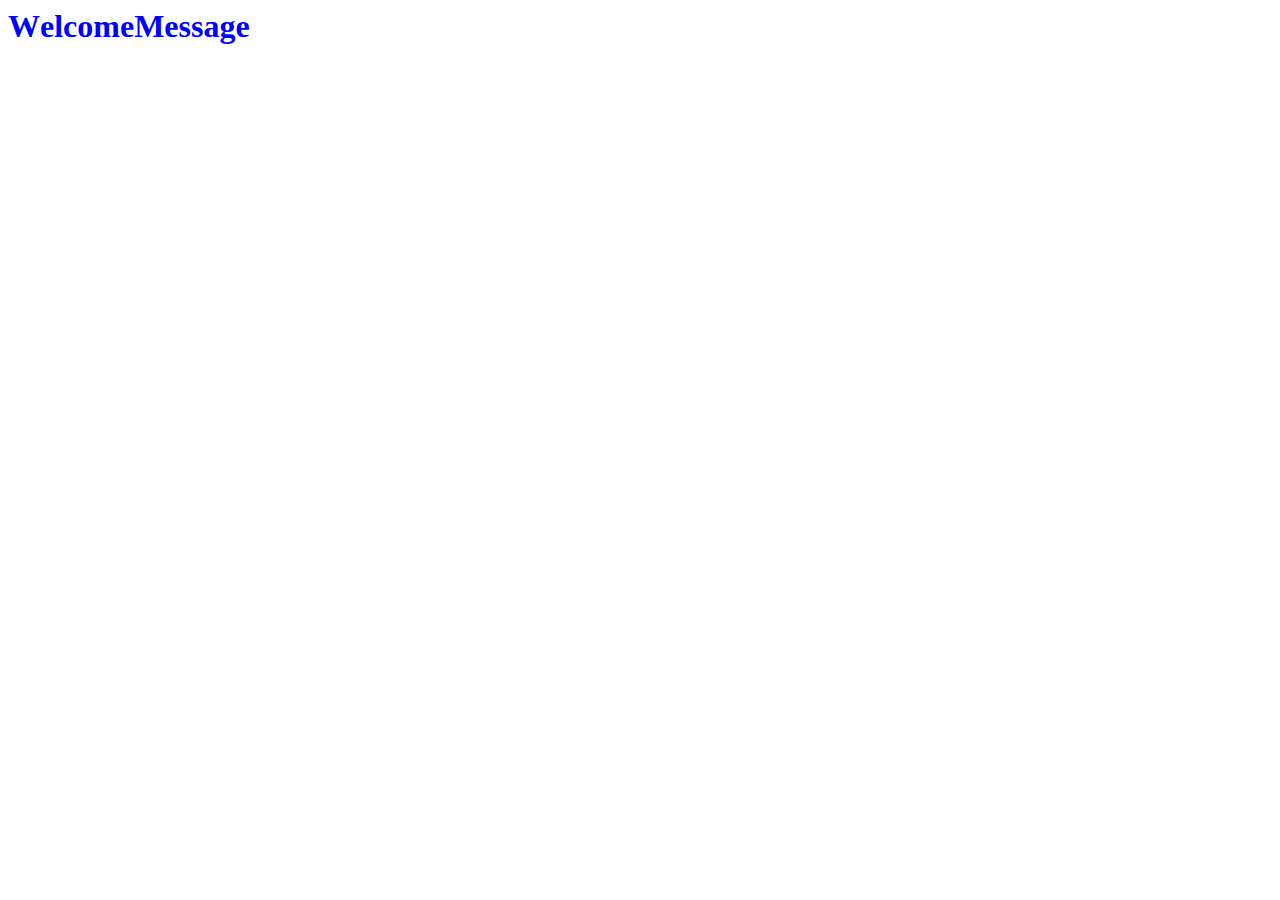
<file: Wave animation.html>
<!DOCTYPE html>
<html lang="en">
<head>
<meta charset="UTF-8">
<meta name="viewport" content="width=device-width, initial-scale=1.0">
<title>Wave Animation</title>
<style>
  .wave-text {
    display: flex;
    font-size: 2em;
    font-weight: bold;
  }

  .wave-text span {
    color: blue;
    animation: wave 1.5s infinite;
  }

  @keyframes wave {
    0%, 100% {
      color: blue;
    }
    50% {
      color: red;
    }
  }

  .wave-text span:nth-child(1) {
    animation-delay: 0s;
  }

  .wave-text span:nth-child(2) {
    animation-delay: 0.1s;
  }

  .wave-text span:nth-child(3) {
    animation-delay: 0.2s;
  }

  .wave-text span:nth-child(4) {
    animation-delay: 0.3s;
  }

  .wave-text span:nth-child(5) {
    animation-delay: 0.4s;
  }

  .wave-text span:nth-child(6) {
    animation-delay: 0.5s;
  }

  .wave-text span:nth-child(7) {
    animation-delay: 0.6s;
  }

  .wave-text span:nth-child(8) {
    animation-delay: 0.7s;
  }

  .wave-text span:nth-child(9) {
    animation-delay: 0.8s;
  }

  .wave-text span:nth-child(10) {
    animation-delay: 0.9s;
  }

  .wave-text span:nth-child(11) {
    animation-delay: 1s;
  }

  .wave-text span:nth-child(12) {
    animation-delay: 1.1s;
  }

  .wave-text span:nth-child(13) {
    animation-delay: 1.2s;
  }
</style>
</head>
<body>
<div class="wave-text">
  <span>W</span><span>e</span><span>l</span><span>c</span><span>o</span><span>m</span><span>e</span><span> </span><span>M</span><span>e</span><span>s</span><span>s</span><span>a</span><span>g</span><span>e</span>
</div>
</body>
</html>
</file>
<file: styles.css>
/*
! tailwindcss v3.4.4 | MIT License | https://tailwindcss.com
*/
*,:after,:before {
    box-sizing: border-box;
    border: 0 solid #e5e7eb
}

:after,:before {
    --tw-content: ""
}

:host,html {
    line-height: 1.5;
    -webkit-text-size-adjust: 100%;
    -moz-tab-size: 4;
    -o-tab-size: 4;
    tab-size: 4;
    font-family: ui-sans-serif,system-ui,sans-serif,Apple Color Emoji,Segoe UI Emoji,Segoe UI Symbol,Noto Color Emoji;
    font-feature-settings: normal;
    font-variation-settings: normal;
    -webkit-tap-highlight-color: transparent
}

body {
    margin: 0;
    line-height: inherit
}

hr {
    height: 0;
    color: inherit;
    border-top-width: 1px
}

abbr:where([title]) {
    -webkit-text-decoration: underline dotted;
    text-decoration: underline dotted
}

a {
    color: inherit;
    text-decoration: inherit
}

b,strong {
    font-weight: bolder
}

code,kbd,pre,samp {
    font-family: ui-monospace,SFMono-Regular,Menlo,Monaco,Consolas,Liberation Mono,Courier New,monospace;
    font-feature-settings: normal;
    font-variation-settings: normal;
    font-size: 1em
}

small {
    font-size: 80%
}

sub,sup {
    font-size: 75%;
    line-height: 0;
    position: relative;
    vertical-align: baseline
}

sub {
    bottom: -.25em
}

sup {
    top: -.5em
}

table {
    text-indent: 0;
    border-color: inherit;
    border-collapse: collapse
}

button,input,optgroup,select,textarea {
    font-family: inherit;
    font-feature-settings: inherit;
    font-variation-settings: inherit;
    font-size: 100%;
    font-weight: inherit;
    line-height: inherit;
    letter-spacing: inherit;
    color: inherit;
    margin: 0;
    padding: 0
}

button,select {
    text-transform: none
}

button,input:where([type=button]),input:where([type=reset]),input:where([type=submit]) {
    -webkit-appearance: button;
    background-color: transparent;
    background-image: none
}

:-moz-focusring {
    outline: auto
}

:-moz-ui-invalid {
    box-shadow: none
}

progress {
    vertical-align: baseline
}

::-webkit-inner-spin-button,::-webkit-outer-spin-button {
    height: auto
}

[type=search] {
    -webkit-appearance: textfield;
    outline-offset: -2px
}

::-webkit-search-decoration {
    -webkit-appearance: none
}

::-webkit-file-upload-button {
    -webkit-appearance: button;
    font: inherit
}

summary {
    display: list-item
}

blockquote,dd,dl,figure,h1,h2,h3,h4,h5,h6,hr,p,pre {
    margin: 0
}

fieldset {
    margin: 0
}

fieldset,legend {
    padding: 0
}

menu,ol,ul {
    list-style: none;
    margin: 0;
    padding: 0
}

dialog {
    padding: 0
}

textarea {
    resize: vertical
}

input::-moz-placeholder,textarea::-moz-placeholder {
    opacity: 1;
    color: #9ca3af
}

input::placeholder,textarea::placeholder {
    opacity: 1;
    color: #9ca3af
}

[role=button],button {
    cursor: pointer
}

:disabled {
    cursor: default
}

audio,canvas,embed,iframe,img,object,svg,video {
    display: block;
    vertical-align: middle
}

img,video {
    max-width: 100%;
    height: auto
}

[hidden] {
    display: none
}

*,:after,:before {
    --tw-border-spacing-x: 0;
    --tw-border-spacing-y: 0;
    --tw-translate-x: 0;
    --tw-translate-y: 0;
    --tw-rotate: 0;
    --tw-skew-x: 0;
    --tw-skew-y: 0;
    --tw-scale-x: 1;
    --tw-scale-y: 1;
    --tw-pan-x: ;
    --tw-pan-y: ;
    --tw-pinch-zoom: ;
    --tw-scroll-snap-strictness: proximity;
    --tw-gradient-from-position: ;
    --tw-gradient-via-position: ;
    --tw-gradient-to-position: ;
    --tw-ordinal: ;
    --tw-slashed-zero: ;
    --tw-numeric-figure: ;
    --tw-numeric-spacing: ;
    --tw-numeric-fraction: ;
    --tw-ring-inset: ;
    --tw-ring-offset-width: 0px;
    --tw-ring-offset-color: #fff;
    --tw-ring-color: rgba(59,130,246,.5);
    --tw-ring-offset-shadow: 0 0 #0000;
    --tw-ring-shadow: 0 0 #0000;
    --tw-shadow: 0 0 #0000;
    --tw-shadow-colored: 0 0 #0000;
    --tw-blur: ;
    --tw-brightness: ;
    --tw-contrast: ;
    --tw-grayscale: ;
    --tw-hue-rotate: ;
    --tw-invert: ;
    --tw-saturate: ;
    --tw-sepia: ;
    --tw-drop-shadow: ;
    --tw-backdrop-blur: ;
    --tw-backdrop-brightness: ;
    --tw-backdrop-contrast: ;
    --tw-backdrop-grayscale: ;
    --tw-backdrop-hue-rotate: ;
    --tw-backdrop-invert: ;
    --tw-backdrop-opacity: ;
    --tw-backdrop-saturate: ;
    --tw-backdrop-sepia: ;
    --tw-contain-size: ;
    --tw-contain-layout: ;
    --tw-contain-paint: ;
    --tw-contain-style:
}

::backdrop {
    --tw-border-spacing-x: 0;
    --tw-border-spacing-y: 0;
    --tw-translate-x: 0;
    --tw-translate-y: 0;
    --tw-rotate: 0;
    --tw-skew-x: 0;
    --tw-skew-y: 0;
    --tw-scale-x: 1;
    --tw-scale-y: 1;
    --tw-pan-x: ;
    --tw-pan-y: ;
    --tw-pinch-zoom: ;
    --tw-scroll-snap-strictness: proximity;
    --tw-gradient-from-position: ;
    --tw-gradient-via-position: ;
    --tw-gradient-to-position: ;
    --tw-ordinal: ;
    --tw-slashed-zero: ;
    --tw-numeric-figure: ;
    --tw-numeric-spacing: ;
    --tw-numeric-fraction: ;
    --tw-ring-inset: ;
    --tw-ring-offset-width: 0px;
    --tw-ring-offset-color: #fff;
    --tw-ring-color: rgba(59,130,246,.5);
    --tw-ring-offset-shadow: 0 0 #0000;
    --tw-ring-shadow: 0 0 #0000;
    --tw-shadow: 0 0 #0000;
    --tw-shadow-colored: 0 0 #0000;
    --tw-blur: ;
    --tw-brightness: ;
    --tw-contrast: ;
    --tw-grayscale: ;
    --tw-hue-rotate: ;
    --tw-invert: ;
    --tw-saturate: ;
    --tw-sepia: ;
    --tw-drop-shadow: ;
    --tw-backdrop-blur: ;
    --tw-backdrop-brightness: ;
    --tw-backdrop-contrast: ;
    --tw-backdrop-grayscale: ;
    --tw-backdrop-hue-rotate: ;
    --tw-backdrop-invert: ;
    --tw-backdrop-opacity: ;
    --tw-backdrop-saturate: ;
    --tw-backdrop-sepia: ;
    --tw-contain-size: ;
    --tw-contain-layout: ;
    --tw-contain-paint: ;
    --tw-contain-style:
}

.container {
    width: 100%
}

@media (min-width: 640px) {
    .container {
        max-width:640px
    }
}

@media (min-width: 768px) {
    .container {
        max-width:768px
    }
}

@media (min-width: 1024px) {
    .container {
        max-width:1024px
    }
}

@media (min-width: 1280px) {
    .container {
        max-width:1280px
    }
}

@media (min-width: 1536px) {
    .container {
        max-width:1536px
    }
}

.pointer-events-none {
    pointer-events: none
}

.fixed {
    position: fixed
}

.absolute {
    position: absolute
}

.relative {
    position: relative
}

.left-0 {
    left: 0
}

.left-\[calc\(50\%-7px\)\] {
    left: calc(50% - 7px)
}

.top-0 {
    top: 0
}

.top-\[calc\(50\%-7px\)\] {
    top: calc(50% - 7px)
}

.-z-10 {
    z-index: -10
}

.z-\[1000\] {
    z-index: 1000
}

.z-\[10\] {
    z-index: 10
}

.mx-auto {
    margin-left: auto;
    margin-right: auto
}

.my-4 {
    margin-top: 1rem;
    margin-bottom: 1rem
}

.my-auto {
    margin-top: auto;
    margin-bottom: auto
}

.-mt-8 {
    margin-top: -2rem
}

.mb-3 {
    margin-bottom: .75rem
}

.mb-4 {
    margin-bottom: 1rem
}

.mb-5 {
    margin-bottom: 1.25rem
}

.mb-8 {
    margin-bottom: 2rem
}

.ml-1 {
    margin-left: .25rem
}

.ml-2 {
    margin-left: .5rem
}

.ml-auto {
    margin-left: auto
}

.mr-2 {
    margin-right: .5rem
}

.mt-12 {
    margin-top: 3rem
}

.mt-4 {
    margin-top: 1rem
}

.inline {
    display: inline
}

.flex {
    display: flex
}

.grid {
    display: grid
}

.hidden {
    display: none
}

.aspect-square {
    aspect-ratio: 1/1
}

.h-12 {
    height: 3rem
}

.h-2 {
    height: .5rem
}

.h-2\.5 {
    height: .625rem
}

.h-32 {
    height: 8rem
}

.h-4 {
    height: 1rem
}

.h-8 {
    height: 2rem
}

.h-\[10rem\] {
    height: 10rem
}

.h-\[20rem\] {
    height: 20rem
}

.h-\[2px\] {
    height: 2px
}

.h-\[6rem\] {
    height: 6rem
}

.h-dvh {
    height: 100dvh
}

.h-full {
    height: 100%
}

.h-screen {
    height: 100vh
}

.max-h-\[30rem\] {
    max-height: 30rem
}

.min-h-0 {
    min-height: 0
}

.min-h-screen {
    min-height: 100vh
}

.w-12 {
    width: 3rem
}

.w-2 {
    width: .5rem
}

.w-2\.5 {
    width: .625rem
}

.w-4 {
    width: 1rem
}

.w-64 {
    width: 16rem
}

.w-8 {
    width: 2rem
}

.w-\[10rem\] {
    width: 10rem
}

.w-\[12rem\] {
    width: 12rem
}

.w-\[6rem\] {
    width: 6rem
}

.w-auto {
    width: auto
}

.w-fit {
    width: -moz-fit-content;
    width: fit-content
}

.w-full {
    width: 100%
}

.w-screen {
    width: 100vw
}

.min-w-0 {
    min-width: 0
}

.max-w-\[30rem\] {
    max-width: 30rem
}

.max-w-\[60rem\] {
    max-width: 60rem
}

.max-w-full {
    max-width: 100%
}

.shrink {
    flex-shrink: 1
}

.shrink-0 {
    flex-shrink: 0
}

.flex-grow-0 {
    flex-grow: 0
}

.border-collapse {
    border-collapse: collapse
}

.transform {
    transform: translate(var(--tw-translate-x),var(--tw-translate-y)) rotate(var(--tw-rotate)) skewX(var(--tw-skew-x)) skewY(var(--tw-skew-y)) scaleX(var(--tw-scale-x)) scaleY(var(--tw-scale-y))
}

@keyframes spin {
    to {
        transform: rotate(1turn)
    }
}

.animate-spin {
    animation: spin 1s linear infinite
}

.cursor-default {
    cursor: default
}

.cursor-pointer {
    cursor: pointer
}

.cursor-text {
    cursor: text
}

.select-none {
    -webkit-user-select: none;
    -moz-user-select: none;
    user-select: none
}

.resize-none {
    resize: none
}

.grid-cols-1 {
    grid-template-columns: repeat(1,minmax(0,1fr))
}

.grid-cols-3 {
    grid-template-columns: repeat(3,minmax(0,1fr))
}

.flex-row {
    flex-direction: row
}

.flex-row-reverse {
    flex-direction: row-reverse
}

.flex-col {
    flex-direction: column
}

.items-center {
    align-items: center
}

.justify-end {
    justify-content: flex-end
}

.justify-center {
    justify-content: center
}

.justify-between {
    justify-content: space-between
}

.gap-0 {
    gap: 0
}

.gap-0\.5 {
    gap: .125rem
}

.gap-1 {
    gap: .25rem
}

.gap-2 {
    gap: .5rem
}

.gap-2\.5 {
    gap: .625rem
}

.gap-3 {
    gap: .75rem
}

.gap-4 {
    gap: 1rem
}

.gap-6 {
    gap: 1.5rem
}

.overflow-hidden {
    overflow: hidden
}

.overflow-clip {
    overflow: clip
}

.overflow-visible {
    overflow: visible
}

.overflow-y-auto {
    overflow-y: auto
}

.truncate {
    overflow: hidden;
    text-overflow: ellipsis;
    white-space: nowrap
}

.whitespace-pre {
    white-space: pre
}

.whitespace-pre-wrap {
    white-space: pre-wrap
}

.rounded-full {
    border-radius: 9999px
}

.rounded-lg {
    border-radius: .5rem
}

.border {
    border-width: 1px
}

.border-2 {
    border-width: 2px
}

.border-x {
    border-left-width: 1px;
    border-right-width: 1px
}

.border-b {
    border-bottom-width: 1px
}

.border-l {
    border-left-width: 1px
}

.border-r {
    border-right-width: 1px
}

.border-t {
    border-top-width: 1px
}

.border-dashed {
    border-style: dashed
}

.border-none {
    border-style: none
}

.border-\[\#32ab61\]\/30 {
    border-color: rgba(50,171,97,.3)
}

.border-\[\#40e07d\]\/10 {
    border-color: rgba(64,224,125,.1)
}

.border-\[\#40e07d\]\/30 {
    border-color: rgba(64,224,125,.3)
}

.border-\[\#40e07d\]\/50 {
    border-color: rgba(64,224,125,.5)
}

.border-green-500 {
    --tw-border-opacity: 1;
    border-color: rgb(34 197 94/var(--tw-border-opacity))
}

.border-green-500\/30 {
    border-color: rgba(34,197,94,.3)
}

.border-green-500\/50 {
    border-color: rgba(34,197,94,.5)
}

.border-indigo-700\/25 {
    border-color: rgba(67,56,202,.25)
}

.border-transparent {
    border-color: transparent
}

.border-white\/5 {
    border-color: hsla(0,0%,100%,.05)
}

.border-white\/\[6\%\] {
    border-color: hsla(0,0%,100%,.06)
}

.bg-\[\#40e07d\]\/75 {
    background-color: rgba(64,224,125,.75)
}

.bg-\[\#747983\] {
    --tw-bg-opacity: 1;
    background-color: rgb(116 121 131/var(--tw-bg-opacity))
}

.bg-black\/50 {
    background-color: rgba(0,0,0,.5)
}

.bg-indigo-600 {
    --tw-bg-opacity: 1;
    background-color: rgb(79 70 229/var(--tw-bg-opacity))
}

.bg-indigo-900\/25 {
    background-color: rgba(49,46,129,.25)
}

.bg-transparent {
    background-color: transparent
}

.bg-white {
    --tw-bg-opacity: 1;
    background-color: rgb(255 255 255/var(--tw-bg-opacity))
}

.bg-white\/10 {
    background-color: hsla(0,0%,100%,.1)
}

.bg-white\/30 {
    background-color: hsla(0,0%,100%,.3)
}

.bg-white\/5 {
    background-color: hsla(0,0%,100%,.05)
}

.bg-white\/\[2\.5\%\] {
    background-color: hsla(0,0%,100%,.025)
}

.bg-white\/\[3\%\] {
    background-color: hsla(0,0%,100%,.03)
}

.bg-opacity-70 {
    --tw-bg-opacity: 0.7
}

.bg-gradient-to-r {
    background-image: linear-gradient(to right,var(--tw-gradient-stops))
}

.from-blue-500 {
    --tw-gradient-from: #3b82f6 var(--tw-gradient-from-position);
    --tw-gradient-to: rgba(59,130,246,0) var(--tw-gradient-to-position);
    --tw-gradient-stops: var(--tw-gradient-from),var(--tw-gradient-to)
}

.to-indigo-500 {
    --tw-gradient-to: #6366f1 var(--tw-gradient-to-position)
}

.object-cover {
    -o-object-fit: cover;
    object-fit: cover
}

.p-0 {
    padding: 0
}

.p-1 {
    padding: .25rem
}

.p-1\.5 {
    padding: .375rem
}

.p-3 {
    padding: .75rem
}

.p-4 {
    padding: 1rem
}

.p-\[3px\] {
    padding: 3px
}

.px-1 {
    padding-left: .25rem;
    padding-right: .25rem
}

.px-1\.5 {
    padding-left: .375rem;
    padding-right: .375rem
}

.px-2 {
    padding-left: .5rem;
    padding-right: .5rem
}

.px-2\.5 {
    padding-left: .625rem;
    padding-right: .625rem
}

.px-4 {
    padding-left: 1rem;
    padding-right: 1rem
}

.px-5 {
    padding-left: 1.25rem;
    padding-right: 1.25rem
}

.py-1 {
    padding-top: .25rem;
    padding-bottom: .25rem
}

.py-2 {
    padding-top: .5rem;
    padding-bottom: .5rem
}

.py-3 {
    padding-top: .75rem;
    padding-bottom: .75rem
}

.py-4 {
    padding-top: 1rem;
    padding-bottom: 1rem
}

.py-\[0\.2rem\] {
    padding-top: .2rem;
    padding-bottom: .2rem
}

.py-\[0\.4rem\] {
    padding-top: .4rem;
    padding-bottom: .4rem
}

.pl-2 {
    padding-left: .5rem
}

.pt-0 {
    padding-top: 0
}

.pt-4 {
    padding-top: 1rem
}

.text-left {
    text-align: left
}

.text-center {
    text-align: center
}

.align-middle {
    vertical-align: middle
}

.text-2xl {
    font-size: 1.5rem;
    line-height: 2rem
}

.text-3xl {
    font-size: 1.875rem;
    line-height: 2.25rem
}

.text-base {
    font-size: 1rem;
    line-height: 1.5rem
}

.text-lg {
    font-size: 1.125rem;
    line-height: 1.75rem
}

.text-sm {
    font-size: .875rem;
    line-height: 1.25rem
}

.text-xs {
    font-size: .75rem;
    line-height: 1rem
}

.font-\[450\] {
    font-weight: 450
}

.font-bold {
    font-weight: 700
}

.font-semibold {
    font-weight: 600
}

.italic {
    font-style: italic
}

.text-\[\#40e07d\] {
    --tw-text-opacity: 1;
    color: rgb(64 224 125/var(--tw-text-opacity))
}

.text-black {
    --tw-text-opacity: 1;
    color: rgb(0 0 0/var(--tw-text-opacity))
}

.text-blue-500 {
    --tw-text-opacity: 1;
    color: rgb(59 130 246/var(--tw-text-opacity))
}

.text-green-500 {
    --tw-text-opacity: 1;
    color: rgb(34 197 94/var(--tw-text-opacity))
}

.text-green-600 {
    --tw-text-opacity: 1;
    color: rgb(22 163 74/var(--tw-text-opacity))
}

.text-red-400 {
    --tw-text-opacity: 1;
    color: rgb(248 113 113/var(--tw-text-opacity))
}

.text-red-500 {
    --tw-text-opacity: 1;
    color: rgb(239 68 68/var(--tw-text-opacity))
}

.text-white {
    --tw-text-opacity: 1;
    color: rgb(255 255 255/var(--tw-text-opacity))
}

.text-white\/50 {
    color: hsla(0,0%,100%,.5)
}

.text-white\/60 {
    color: hsla(0,0%,100%,.6)
}

.text-white\/70 {
    color: hsla(0,0%,100%,.7)
}

.text-white\/75 {
    color: hsla(0,0%,100%,.75)
}

.opacity-0 {
    opacity: 0
}

.opacity-100 {
    opacity: 1
}

.opacity-20 {
    opacity: .2
}

.opacity-40 {
    opacity: .4
}

.opacity-50 {
    opacity: .5
}

.opacity-70 {
    opacity: .7
}

.opacity-75 {
    opacity: .75
}

.opacity-80 {
    opacity: .8
}

.mix-blend-hard-light {
    mix-blend-mode: hard-light
}

.outline {
    outline-style: solid
}

.ring-8 {
    --tw-ring-offset-shadow: var(--tw-ring-inset) 0 0 0 var(--tw-ring-offset-width) var(--tw-ring-offset-color);
    --tw-ring-shadow: var(--tw-ring-inset) 0 0 0 calc(8px + var(--tw-ring-offset-width)) var(--tw-ring-color)
}

.ring-8,.ring-\[1px\] {
    box-shadow: var(--tw-ring-offset-shadow),var(--tw-ring-shadow),var(--tw-shadow,0 0 #0000)
}

.ring-\[1px\] {
    --tw-ring-offset-shadow: var(--tw-ring-inset) 0 0 0 var(--tw-ring-offset-width) var(--tw-ring-offset-color);
    --tw-ring-shadow: var(--tw-ring-inset) 0 0 0 calc(1px + var(--tw-ring-offset-width)) var(--tw-ring-color)
}

.ring-inset {
    --tw-ring-inset: inset
}

.ring-\[\#151515\] {
    --tw-ring-opacity: 1;
    --tw-ring-color: rgb(21 21 21/var(--tw-ring-opacity))
}

.ring-white\/10 {
    --tw-ring-color: hsla(0,0%,100%,.1)
}

.ring-white\/\[6\%\] {
    --tw-ring-color: hsla(0,0%,100%,.06)
}

.blur {
    --tw-blur: blur(8px)
}

.blur,.drop-shadow-xl {
    filter: var(--tw-blur) var(--tw-brightness) var(--tw-contrast) var(--tw-grayscale) var(--tw-hue-rotate) var(--tw-invert) var(--tw-saturate) var(--tw-sepia) var(--tw-drop-shadow)
}

.drop-shadow-xl {
    --tw-drop-shadow: drop-shadow(0 20px 13px rgba(0,0,0,.03)) drop-shadow(0 8px 5px rgba(0,0,0,.08))
}

.filter {
    filter: var(--tw-blur) var(--tw-brightness) var(--tw-contrast) var(--tw-grayscale) var(--tw-hue-rotate) var(--tw-invert) var(--tw-saturate) var(--tw-sepia) var(--tw-drop-shadow)
}

.backdrop-blur-3xl {
    --tw-backdrop-blur: blur(64px);
    -webkit-backdrop-filter: var(--tw-backdrop-blur) var(--tw-backdrop-brightness) var(--tw-backdrop-contrast) var(--tw-backdrop-grayscale) var(--tw-backdrop-hue-rotate) var(--tw-backdrop-invert) var(--tw-backdrop-opacity) var(--tw-backdrop-saturate) var(--tw-backdrop-sepia);
    backdrop-filter: var(--tw-backdrop-blur) var(--tw-backdrop-brightness) var(--tw-backdrop-contrast) var(--tw-backdrop-grayscale) var(--tw-backdrop-hue-rotate) var(--tw-backdrop-invert) var(--tw-backdrop-opacity) var(--tw-backdrop-saturate) var(--tw-backdrop-sepia)
}

.transition {
    transition-property: color,background-color,border-color,text-decoration-color,fill,stroke,opacity,box-shadow,transform,filter,-webkit-backdrop-filter;
    transition-property: color,background-color,border-color,text-decoration-color,fill,stroke,opacity,box-shadow,transform,filter,backdrop-filter;
    transition-property: color,background-color,border-color,text-decoration-color,fill,stroke,opacity,box-shadow,transform,filter,backdrop-filter,-webkit-backdrop-filter;
    transition-timing-function: cubic-bezier(.4,0,.2,1);
    transition-duration: .15s
}

.duration-100 {
    transition-duration: .1s
}

:root {
    font-size: 14px
}

body {
    background: #070b0a;
    --tw-text-opacity: 1;
    color: rgb(255 255 255/var(--tw-text-opacity))
}

::-webkit-scrollbar {
    width: 5px;
    height: 5px
}

@media (prefers-color-scheme: dark) {
    ::-webkit-scrollbar-track {
        background-color:hsla(0,0%,100%,.1)
    }
}

::-webkit-scrollbar-thumb {
    background-color: rgba(0,0,0,.1)
}

@media (prefers-color-scheme: dark) {
    ::-webkit-scrollbar-thumb {
        background-color:hsla(0,0%,100%,.3)
    }
}

@keyframes marqueeScroll {
    to {
        transform: translateZ(0)
    }
}

.first\:pb-4:first-child {
    padding-bottom: 1rem
}

.last\:mb-0:last-child {
    margin-bottom: 0
}

.focus\:outline-none:focus {
    outline: 2px solid transparent;
    outline-offset: 2px
}

.group:active .group-active\:bg-\[\#c4c5c7\] {
    --tw-bg-opacity: 1;
    background-color: rgb(196 197 199/var(--tw-bg-opacity))
}

.hover\:bg-\[\#40e07d\]:hover {
    --tw-bg-opacity: 1;
    background-color: rgb(64 224 125/var(--tw-bg-opacity))
}

.hover\:bg-\[\#c4c5c7\]:hover {
    --tw-bg-opacity: 1;
    background-color: rgb(196 197 199/var(--tw-bg-opacity))
}

.hover\:bg-black\/10:hover {
    background-color: rgba(0,0,0,.1)
}

.hover\:bg-green-500:hover {
    --tw-bg-opacity: 1;
    background-color: rgb(34 197 94/var(--tw-bg-opacity))
}

.hover\:text-black:hover {
    --tw-text-opacity: 1;
    color: rgb(0 0 0/var(--tw-text-opacity))
}

.hover\:underline:hover {
    text-decoration-line: underline
}

.hover\:opacity-100:hover {
    opacity: 1
}

.hover\:bg-\[\#40e07d\].hover {
    --tw-bg-opacity: 1;
    background-color: rgb(64 224 125/var(--tw-bg-opacity))
}

.hover\:bg-\[\#c4c5c7\].hover {
    --tw-bg-opacity: 1;
    background-color: rgb(196 197 199/var(--tw-bg-opacity))
}

.hover\:bg-black\/10.hover {
    background-color: rgba(0,0,0,.1)
}

.hover\:bg-green-500.hover {
    --tw-bg-opacity: 1;
    background-color: rgb(34 197 94/var(--tw-bg-opacity))
}

.hover\:text-black.hover {
    --tw-text-opacity: 1;
    color: rgb(0 0 0/var(--tw-text-opacity))
}

.hover\:underline.hover {
    text-decoration-line: underline
}

.hover\:opacity-100.hover {
    opacity: 1
}

@media (min-width: 640px) {
    .sm\:h-\[11rem\] {
        height:11rem
    }

    .sm\:h-screen {
        height: 100vh
    }

    .sm\:w-\[11rem\] {
        width: 11rem
    }

    .sm\:w-screen {
        width: 100vw
    }

    .sm\:grid-cols-2 {
        grid-template-columns: repeat(2,minmax(0,1fr))
    }

    .sm\:grid-cols-5 {
        grid-template-columns: repeat(5,minmax(0,1fr))
    }

    .sm\:flex-row {
        flex-direction: row
    }

    .sm\:items-center {
        align-items: center
    }

    .sm\:justify-center {
        justify-content: center
    }
}

@font-face {
    font-family: __font_b25959;
    src: url(/_next/static/media/9ae8afc962fb2075-s.p.otf) format("opentype");
    font-display: swap
}

@font-face {
    font-family: __font_Fallback_b25959;
    src: local("Arial");
    ascent-override:72.70%;descent-override:18.56%;line-gap-override:0.00%;size-adjust:131.49%}

.__className_b25959 {
    font-family: __font_b25959,__font_Fallback_b25959,sans-serif
}
/* Reset and basic styling */
body {
    font-family: 'Courier New', Courier, monospace;
    background-color: #000;
    color: #40e07d; /* Green text */
    margin: 0;
    padding: 0;
    overflow-x: hidden; /* Prevent horizontal scrolling */
}

pre#normal { font-size: 100%; }
pre#smaller { font-size: 50%; }
pre#smallest { font-size: 20%; }

#scroll-container {
    border: 3px solid black;
    border-radius: 5px;
    overflow: hidden;
}

#scroll-text {
    text-align: right;

    /* animation properties */
    -moz-transform: translateX(-100%);
    -webkit-transform: translateX(-100%);
    transform: translateX(-100%);
    
    -moz-animation: my-animation 15s linear infinite;
    -webkit-animation: my-animation 15s linear infinite;
    animation: my-animation 15s linear infinite;
}

/* for Firefox */
@-moz-keyframes my-animation {
    from { -moz-transform: translateX(-100%); }
    to { -moz-transform: translateX(100%); }
}

/* for Chrome */
@-webkit-keyframes my-animation {
    from { -webkit-transform: translateX(-100%); }
    to { -webkit-transform: translateX(100%); }
}

@keyframes my-animation {
    from {
        -moz-transform: translateX(-100%);
        -webkit-transform: translateX(-100%);
        transform: translateX(-100%);
    }
    to {
        -moz-transform: translateX(100%);
        -webkit-transform: translateX(100%);
        transform: translateX(100%);
    }
}

/* Header styling */
header {
    background-color: #111;
    color: #40e07d; /* Green text */
    padding: 20px;
    position: sticky;
    top: 0;
    width: 100%;
    z-index: 1000;
    display: flex;
    align-items: center;
    flex-wrap: wrap;
}

/* Header content styling */
.header-content {
    flex: 1; /* Take remaining space */
}

.header-content h1 {
    margin: 0;
}

.header-content p {
    margin: 5px 0;
}

/* Navigation styling */
nav ul {
    list-style: none;
    padding: 0;
    margin: 0;
    display: flex;
    flex-wrap: wrap;
}

nav ul li {
    margin-right: 10px;
}

nav ul li a {
    color: #40e07d; /* Green text */
    text-decoration: none;
    padding: 10px;
}

nav ul li a:hover {
    background-color: #333;
    border-radius: 5px;
}

/* Main content styling */
main {
    padding: 20px;
    overflow-y: auto; /* Enable vertical scrolling */
}

/* Article section styling */
#latest-articles {
    margin-top: 20px;
}

#latest-articles h2 {
    color: #40e07d; /* Green text */
}

#latest-articles h3 {
    color: #458588; /* Different shade of green text */
}

.article {
    margin-bottom: 20px;
}

.article h3 {
    font-size: 1.2em;
    color: #458588;
}

.article p {
    color: #aaa; /* Light gray text */
}

/* Footer styling */
footer {
    background-color: #111;
    color: #40e07d; /* Green text */
    text-align: center;
    padding: 10px 0;
    position: relative;
    width: 100%;
    z-index: 1000; /* Ensure footer stays above main content */
}

/* Media Queries for Responsive Design */
@media (max-width: 768px) {
    header {
        flex-direction: column;
        align-items: flex-start;
    }

    nav ul {
        flex-direction: column;
        width: 100%;
    }

    nav ul li {
        margin-right: 0;
        margin-bottom: 10px;
    }

    nav ul li a {
        width: 100%;
        display: block;
    }
}
</file>
